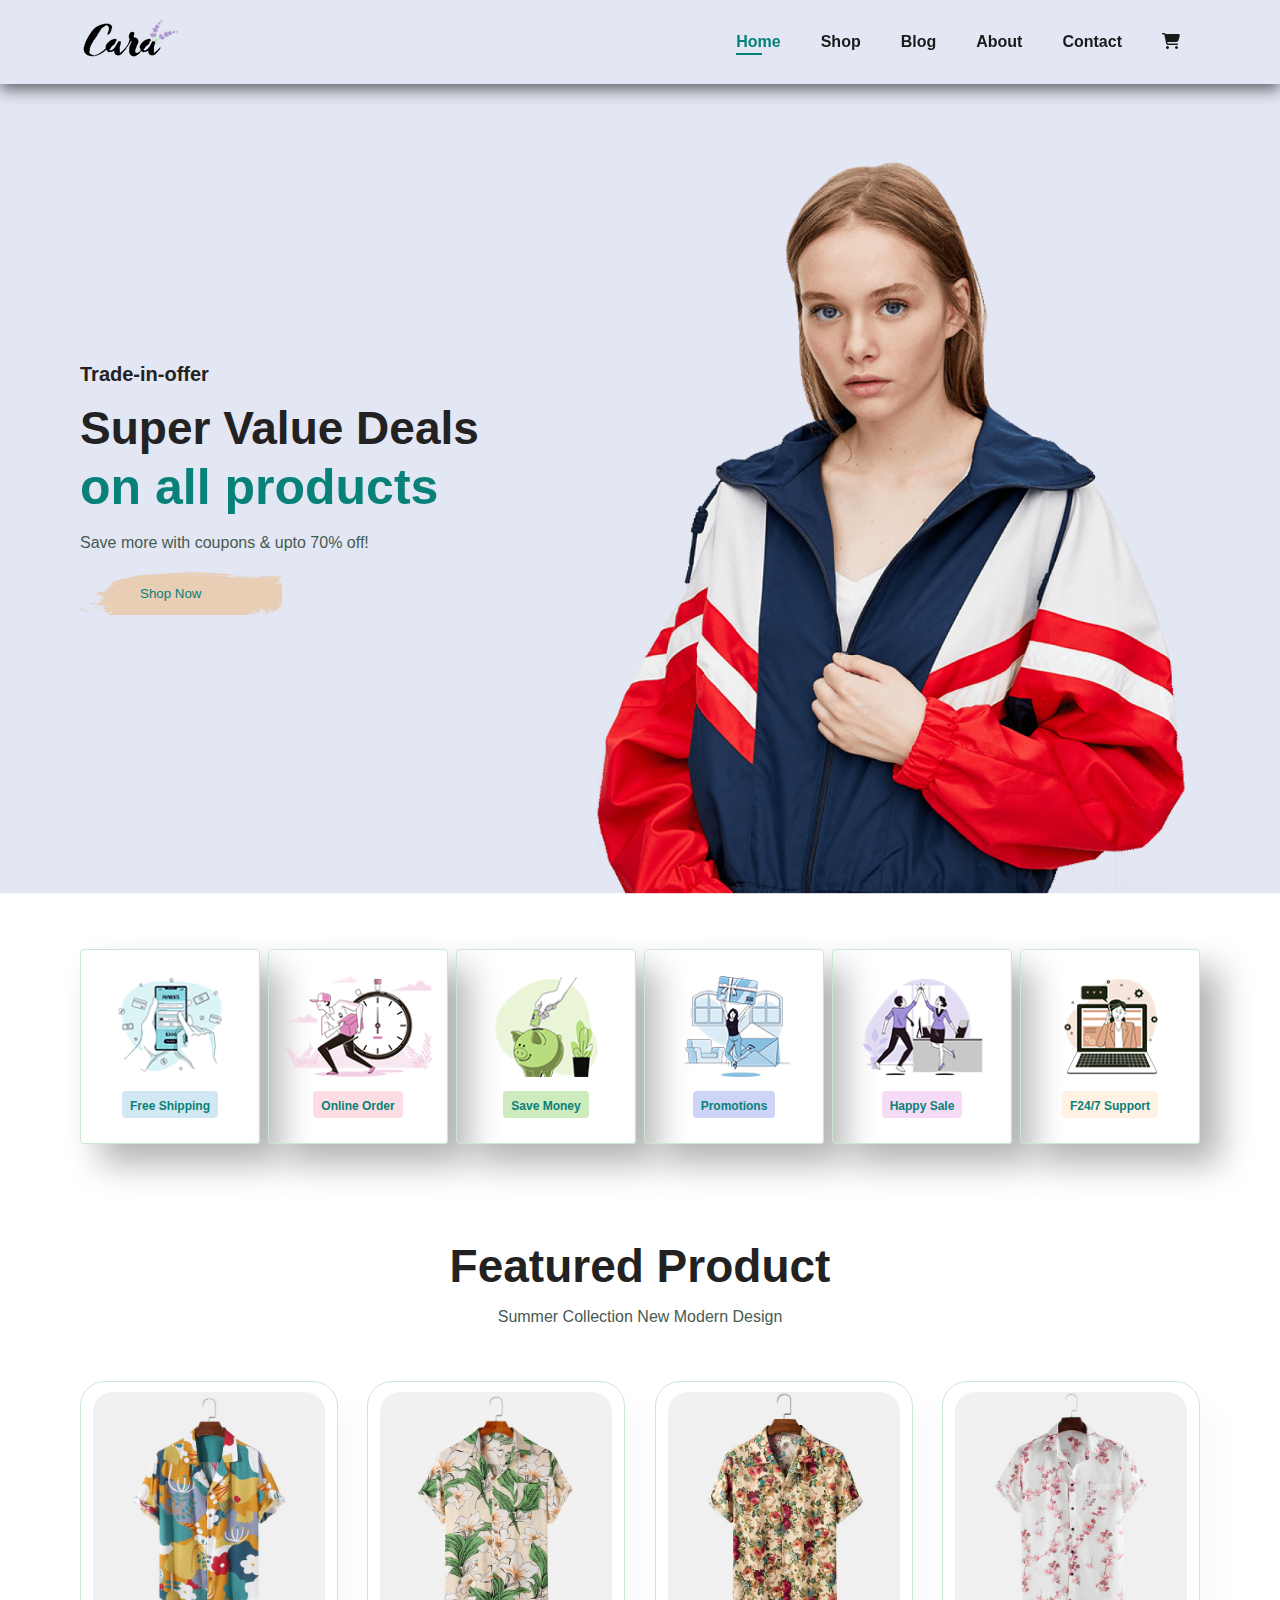
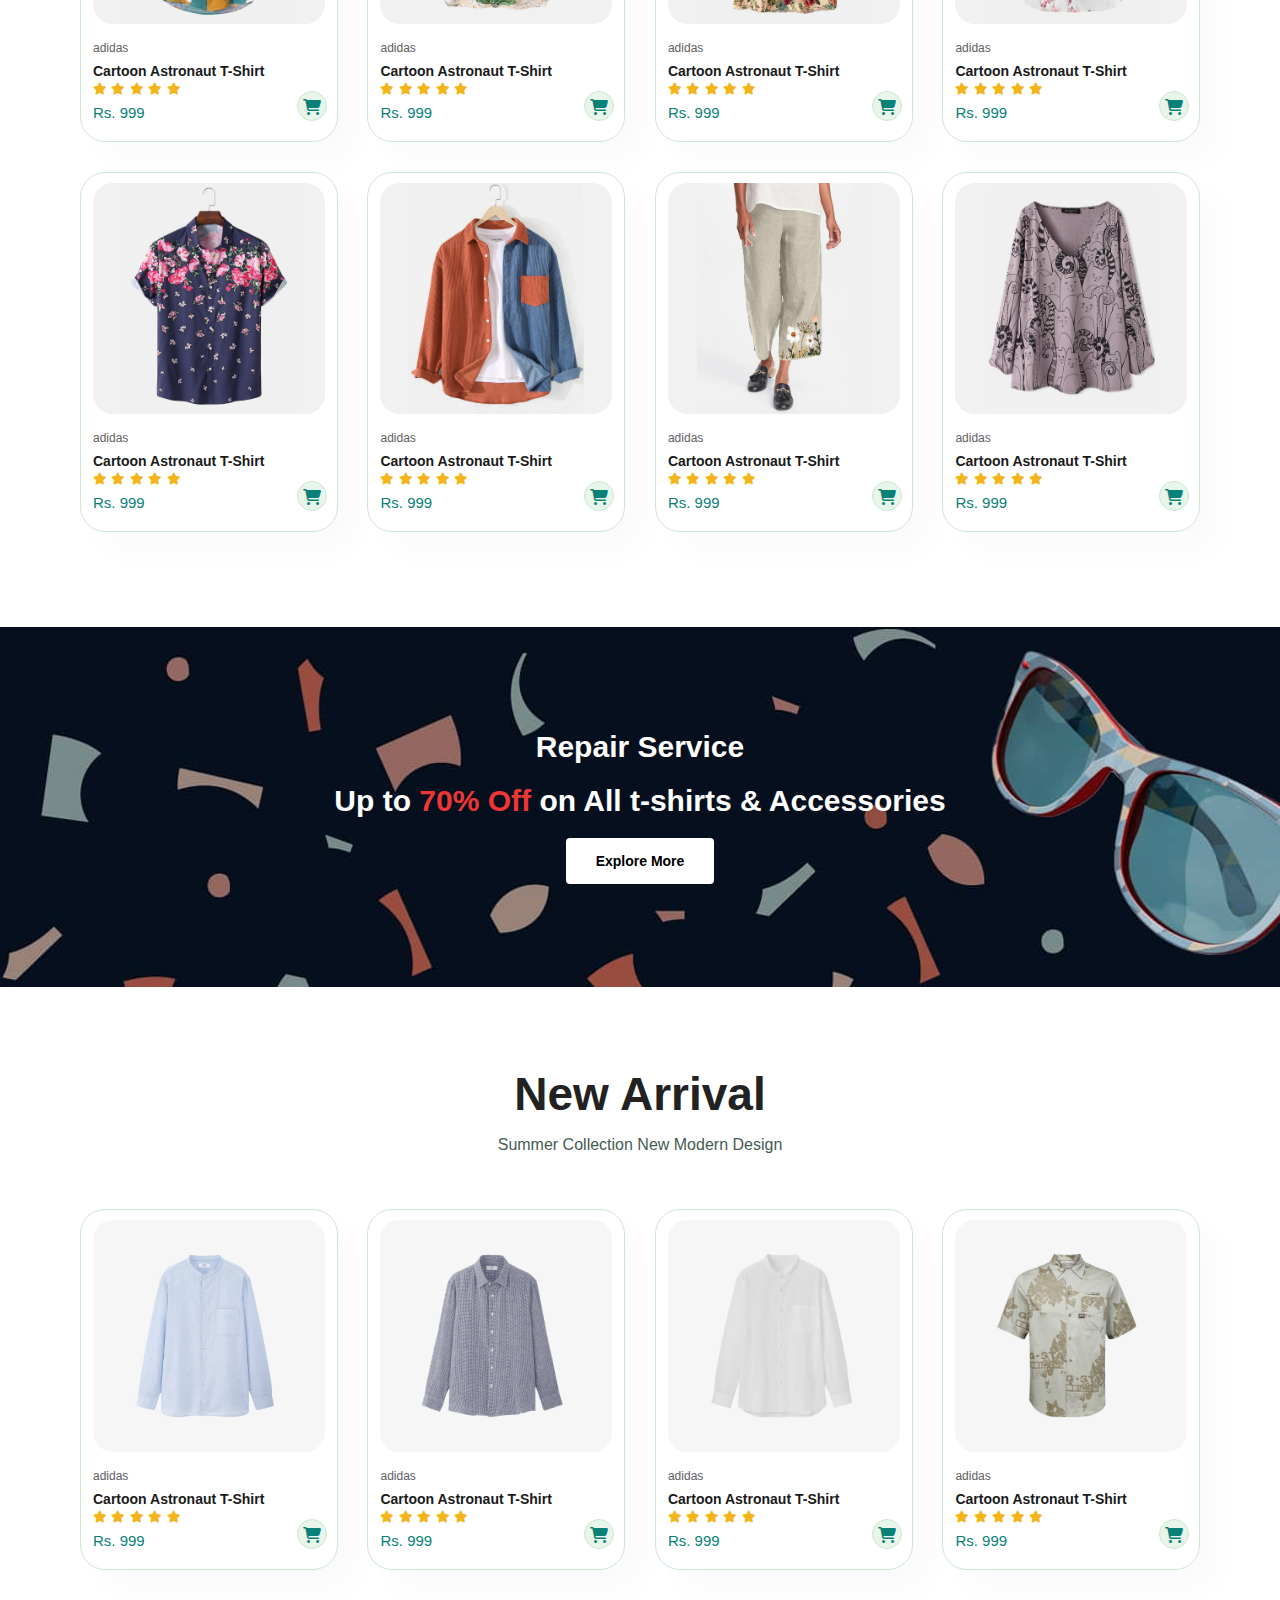
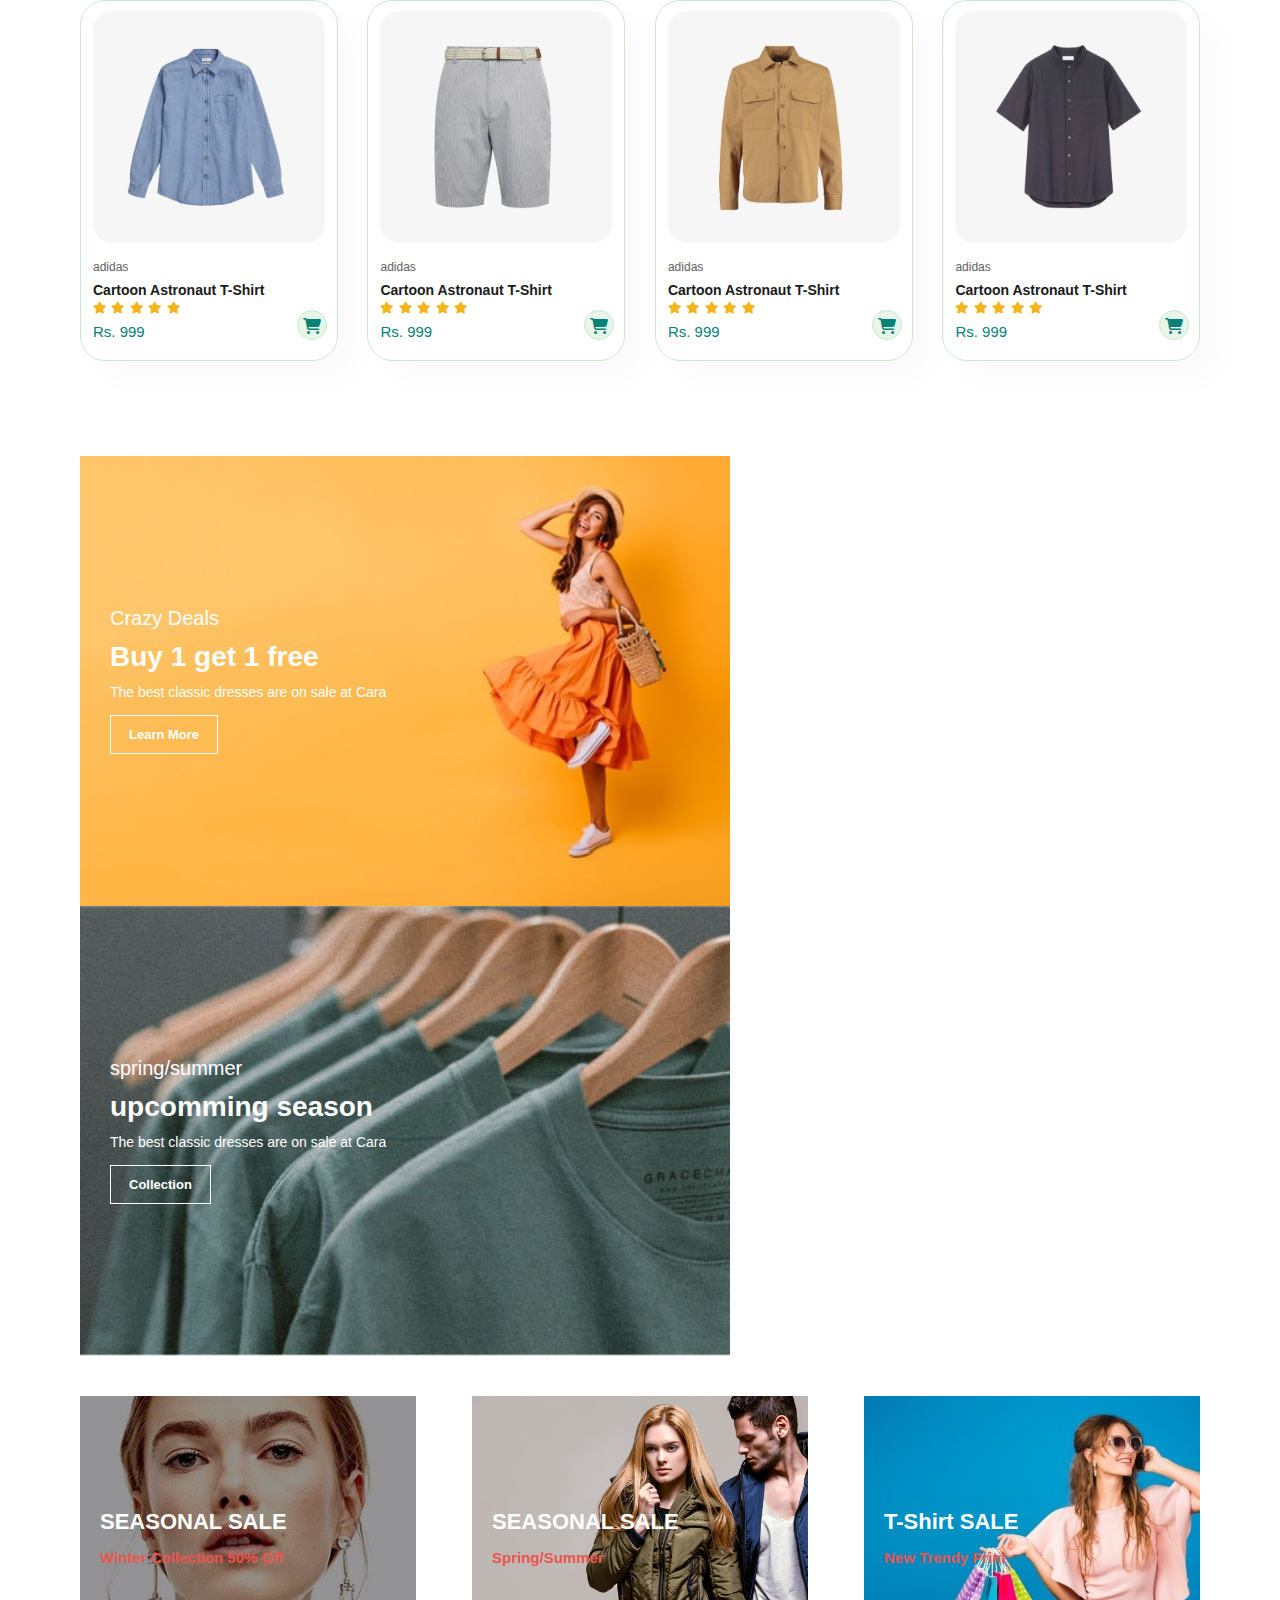
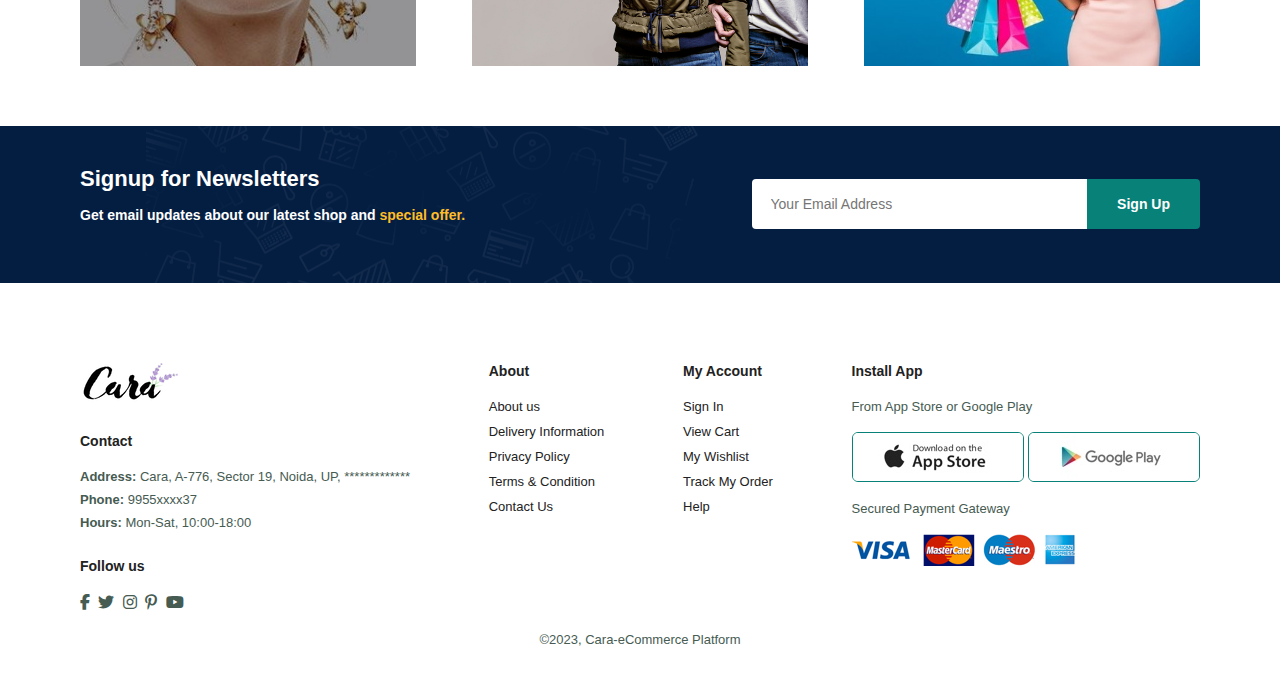
<file: index.html>
<!DOCTYPE html>
<html lang="en">
<head>
    <meta charset="UTF-8">
    <meta name="viewport" content="width=device-width, initial-scale=1.0">
    <title>Cara Shopping Platform</title>
    <link rel="stylesheet" href="https://cdnjs.cloudflare.com/ajax/libs/font-awesome/6.4.2/css/all.min.css"/>
    <link rel="stylesheet" href="style.css">
</head>
<body>
    <!--Header Section-->
    <section id="header">
        <a href="index.html"><img src="Images/logo.png" class="logo" alt=""></a>
        <div>
            <ul id="navbar">
                <li><a class="active" href="index.html">Home</a></li>
                <li><a href="shop.html">Shop</a></li>
                <li><a href="blog.html">Blog</a></li>
                <li><a href="about.html">About</a></li>
                <li><a href="contact.html">Contact</a></li>
                <li id="lg-bag"><a href="cart.html"><i class="fa-solid fa-cart-shopping"></i></a></li>
                <a href="#" id="close"><i class="fa-solid fa-xmark"></i></a>
                
            </ul>
        </div>
        <div id="mobile">
            <a href="cart.html"><i class="fa-solid fa-cart-shopping"></i></a>
            <i id="bar" class="fas fa-outdent"></i>
        </div>
    </section>
    <!--Hero Section-->
    <section id="hero">
        <div id="txt ">
            <h4>Trade-in-offer</h4>
            <h2>Super Value Deals</h2>
            <h1>on all products</h1>
            <p>Save more with coupons & upto 70% off!</p>
            <button>Shop Now</button>
        </div>
    </section>
    <!--Features Section-->
    <section id="feature" class="section-p1">
        <div class="fe-box">
            <img src="Images/Feature/f1.png" alt="">
            <h6>Free Shipping</h6>

        </div>
        <div class="fe-box">
            <img src="Images/Feature/f2.png" alt="">
            <h6>Online Order</h6>

        </div>
        <div class="fe-box">
            <img src="Images/Feature/f3.png" alt="">
            <h6>Save Money</h6>

        </div>
        <div class="fe-box">
            <img src="Images/Feature/f4.png" alt="">
            <h6>Promotions</h6>

        </div>
        <div class="fe-box">
            <img src="Images/Feature/f5.png" alt="">
            <h6>Happy Sale</h6>

        </div>
        <div class="fe-box">
            <img src="Images/Feature/f6.png" alt="">
            <h6>F24/7 Support</h6>

        </div>
    </section>
    <!--Features product-->
    <Section id="product1" class="section-p1">
        <h2>Featured Product</h2>
        <p>Summer Collection New Modern Design</p>
        <div class="pro-container">
            <div class="pro">
                <img src="Images/Product/f1.jpg" alt="Pic Missing">
                <div class="des">
                    <span>adidas</span>
                    <h5>Cartoon Astronaut T-Shirt</h5>
                    <div class="star">
                        <i class="fas fa-star"></i>
                        <i class="fas fa-star"></i>
                        <i class="fas fa-star"></i>
                        <i class="fas fa-star"></i>
                        <i class="fas fa-star"></i>
                    </div>
                    <h4>Rs. 999</h4>
                </div>
                <a href="#"><i class="fa-solid fa-cart-shopping"></i></a>
            </div>
            <div class="pro">
                <img src="Images/Product/f2.jpg" alt="Pic Missing">
                <div class="des">
                    <span>adidas</span>
                    <h5>Cartoon Astronaut T-Shirt</h5>
                    <div class="star">
                        <i class="fas fa-star"></i>
                        <i class="fas fa-star"></i>
                        <i class="fas fa-star"></i>
                        <i class="fas fa-star"></i>
                        <i class="fas fa-star"></i>
                    </div>
                    <h4>Rs. 999</h4>
                </div>
                <a href="#"><i class="fa-solid fa-cart-shopping"></i></a>
            </div>
            <div class="pro">
                <img src="Images/Product/f3.jpg" alt="Pic Missing">
                <div class="des">
                    <span>adidas</span>
                    <h5>Cartoon Astronaut T-Shirt</h5>
                    <div class="star">
                        <i class="fas fa-star"></i>
                        <i class="fas fa-star"></i>
                        <i class="fas fa-star"></i>
                        <i class="fas fa-star"></i>
                        <i class="fas fa-star"></i>
                    </div>
                    <h4>Rs. 999</h4>
                </div>
                <a href="#"><i class="fa-solid fa-cart-shopping"></i></a>
            </div>
            <div class="pro">
                <img src="Images/Product/f4.jpg" alt="Pic Missing">
                <div class="des">
                    <span>adidas</span>
                    <h5>Cartoon Astronaut T-Shirt</h5>
                    <div class="star">
                        <i class="fas fa-star"></i>
                        <i class="fas fa-star"></i>
                        <i class="fas fa-star"></i>
                        <i class="fas fa-star"></i>
                        <i class="fas fa-star"></i>
                    </div>
                    <h4>Rs. 999</h4>
                </div>
                <a href="#"><i class="fa-solid fa-cart-shopping"></i></a>
            </div>
            <div class="pro">
                <img src="Images/Product/f5.jpg" alt="Pic Missing">
                <div class="des">
                    <span>adidas</span>
                    <h5>Cartoon Astronaut T-Shirt</h5>
                    <div class="star">
                        <i class="fas fa-star"></i>
                        <i class="fas fa-star"></i>
                        <i class="fas fa-star"></i>
                        <i class="fas fa-star"></i>
                        <i class="fas fa-star"></i>
                    </div>
                    <h4>Rs. 999</h4>
                </div>
                <a href="#"><i class="fa-solid fa-cart-shopping"></i></a>
            </div>
            <div class="pro">
                <img src="Images/Product/f6.jpg" alt="Pic Missing">
                <div class="des">
                    <span>adidas</span>
                    <h5>Cartoon Astronaut T-Shirt</h5>
                    <div class="star">
                        <i class="fas fa-star"></i>
                        <i class="fas fa-star"></i>
                        <i class="fas fa-star"></i>
                        <i class="fas fa-star"></i>
                        <i class="fas fa-star"></i>
                    </div>
                    <h4>Rs. 999</h4>
                </div>
                <a href="#"><i class="fa-solid fa-cart-shopping"></i></a>
            </div>
            <div class="pro">
                <img src="Images/Product/f7.jpg" alt="Pic Missing">
                <div class="des">
                    <span>adidas</span>
                    <h5>Cartoon Astronaut T-Shirt</h5>
                    <div class="star">
                        <i class="fas fa-star"></i>
                        <i class="fas fa-star"></i>
                        <i class="fas fa-star"></i>
                        <i class="fas fa-star"></i>
                        <i class="fas fa-star"></i>
                    </div>
                    <h4>Rs. 999</h4>
                </div>
                <a href="#"><i class="fa-solid fa-cart-shopping"></i></a>
            </div>
            <div class="pro">
                <img src="Images/Product/f8.jpg" alt="Pic Missing">
                <div class="des">
                    <span>adidas</span>
                    <h5>Cartoon Astronaut T-Shirt</h5>
                    <div class="star">
                        <i class="fas fa-star"></i>
                        <i class="fas fa-star"></i>
                        <i class="fas fa-star"></i>
                        <i class="fas fa-star"></i>
                        <i class="fas fa-star"></i>
                    </div>
                    <h4>Rs. 999</h4>
                </div>
                <a href="#"><i class="fa-solid fa-cart-shopping"></i></a>
            </div>

        </div>
    </Section>
    <!--Banner-->
    <section id="banner" class="section-m1">
        <h4>Repair Service</h4>
        <h2>Up to <span>70% Off</span> on All t-shirts & Accessories</h2>
        <button class="normal">Explore More</button>
    </section>
    <!--New Arrival-->
    <Section id="product1" class="section-p1">
        <h2>New Arrival</h2>
        <p>Summer Collection New Modern Design</p>
        <div class="pro-container">
            <div class="pro">
                <img src="Images/Product/n1.jpg" alt="Pic Missing">
                <div class="des">
                    <span>adidas</span>
                    <h5>Cartoon Astronaut T-Shirt</h5>
                    <div class="star">
                        <i class="fas fa-star"></i>
                        <i class="fas fa-star"></i>
                        <i class="fas fa-star"></i>
                        <i class="fas fa-star"></i>
                        <i class="fas fa-star"></i>
                    </div>
                    <h4>Rs. 999</h4>
                </div>
                <a href="#"><i class="fa-solid fa-cart-shopping"></i></a>
            </div>
            <div class="pro">
                <img src="Images/Product/n2.jpg" alt="Pic Missing">
                <div class="des">
                    <span>adidas</span>
                    <h5>Cartoon Astronaut T-Shirt</h5>
                    <div class="star">
                        <i class="fas fa-star"></i>
                        <i class="fas fa-star"></i>
                        <i class="fas fa-star"></i>
                        <i class="fas fa-star"></i>
                        <i class="fas fa-star"></i>
                    </div>
                    <h4>Rs. 999</h4>
                </div>
                <a href="#"><i class="fa-solid fa-cart-shopping"></i></a>
            </div>
            <div class="pro">
                <img src="Images/Product/n3.jpg" alt="Pic Missing">
                <div class="des">
                    <span>adidas</span>
                    <h5>Cartoon Astronaut T-Shirt</h5>
                    <div class="star">
                        <i class="fas fa-star"></i>
                        <i class="fas fa-star"></i>
                        <i class="fas fa-star"></i>
                        <i class="fas fa-star"></i>
                        <i class="fas fa-star"></i>
                    </div>
                    <h4>Rs. 999</h4>
                </div>
                <a href="#"><i class="fa-solid fa-cart-shopping"></i></a>
            </div>
            <div class="pro">
                <img src="Images/Product/n4.jpg" alt="Pic Missing">
                <div class="des">
                    <span>adidas</span>
                    <h5>Cartoon Astronaut T-Shirt</h5>
                    <div class="star">
                        <i class="fas fa-star"></i>
                        <i class="fas fa-star"></i>
                        <i class="fas fa-star"></i>
                        <i class="fas fa-star"></i>
                        <i class="fas fa-star"></i>
                    </div>
                    <h4>Rs. 999</h4>
                </div>
                <a href="#"><i class="fa-solid fa-cart-shopping"></i></a>
            </div>
            <div class="pro">
                <img src="Images/Product/n5.jpg" alt="Pic Missing">
                <div class="des">
                    <span>adidas</span>
                    <h5>Cartoon Astronaut T-Shirt</h5>
                    <div class="star">
                        <i class="fas fa-star"></i>
                        <i class="fas fa-star"></i>
                        <i class="fas fa-star"></i>
                        <i class="fas fa-star"></i>
                        <i class="fas fa-star"></i>
                    </div>
                    <h4>Rs. 999</h4>
                </div>
                <a href="#"><i class="fa-solid fa-cart-shopping"></i></a>
            </div>
            <div class="pro">
                <img src="Images/Product/n6.jpg" alt="Pic Missing">
                <div class="des">
                    <span>adidas</span>
                    <h5>Cartoon Astronaut T-Shirt</h5>
                    <div class="star">
                        <i class="fas fa-star"></i>
                        <i class="fas fa-star"></i>
                        <i class="fas fa-star"></i>
                        <i class="fas fa-star"></i>
                        <i class="fas fa-star"></i>
                    </div>
                    <h4>Rs. 999</h4>
                </div>
                <a href="#"><i class="fa-solid fa-cart-shopping"></i></a>
            </div>
            <div class="pro">
                <img src="Images/Product/n7.jpg" alt="Pic Missing">
                <div class="des">
                    <span>adidas</span>
                    <h5>Cartoon Astronaut T-Shirt</h5>
                    <div class="star">
                        <i class="fas fa-star"></i>
                        <i class="fas fa-star"></i>
                        <i class="fas fa-star"></i>
                        <i class="fas fa-star"></i>
                        <i class="fas fa-star"></i>
                    </div>
                    <h4>Rs. 999</h4>
                </div>
                <a href="#"><i class="fa-solid fa-cart-shopping"></i></a>
            </div>
            <div class="pro">
                <img src="Images/Product/n8.jpg" alt="Pic Missing">
                <div class="des">
                    <span>adidas</span>
                    <h5>Cartoon Astronaut T-Shirt</h5>
                    <div class="star">
                        <i class="fas fa-star"></i>
                        <i class="fas fa-star"></i>
                        <i class="fas fa-star"></i>
                        <i class="fas fa-star"></i>
                        <i class="fas fa-star"></i>
                    </div>
                    <h4>Rs. 999</h4>
                </div>
                <a href="#"><i class="fa-solid fa-cart-shopping"></i></a>
            </div>

        </div>
    </Section>
    <!--Banner Section 2-->
    <section id="sm-banner" class="section-p1">
        <div class="banner-box">
            <h4>Crazy Deals</h4>
            <h2>Buy 1 get 1 free</h2>
            <span>The best classic dresses are on sale at Cara</span>
            <button class="white">Learn More</button>
        </div>
        <div class="banner-box banner-box2">
            <h4>spring/summer</h4>
            <h2>upcomming season</h2>
            <span>The best classic dresses are on sale at Cara</span>
            <button class="white">Collection</button>
        </div>
    </section>
    <!--Banner Section 3-->
    <section id="banner3">
        <div class="banner-box ">
            <h2>SEASONAL SALE</h2>
            <h3>Winter Collection 50% Off</h3>
        </div>
        <div class="banner-box banner-box3">
            <h2>SEASONAL SALE</h2>
            <h3>Spring/Summer</h3>
        </div>
        <div class="banner-box banner-box4">
            <h2>T-Shirt SALE</h2>
            <h3>New Trendy Print</h3>
        </div>
    </section>
    <!--Newsletter-->
    <section id="newsletter" class="section-p1 section-m1">
        <div class="newstext">
            <h4>Signup for Newsletters</h4>
            <p>Get email updates about our latest shop and <span>special offer.</span></p>
        </div>
        <div class="form">
            <input type="text" placeholder="Your Email Address">
            <button class="normal">Sign Up</button>
        </div>
    </section>
    <!--Footer-->
    <footer class="section-p1">
        <div class="col">
            <img class="logo" src="Images/logo.png" alt="">
            <h4>Contact</h4>
            <p><strong>Address:</strong> Cara, A-776, Sector 19, Noida, UP, *************</p>
            <p><strong>Phone:</strong> 9955xxxx37</p>
            <p><strong>Hours:</strong> Mon-Sat, 10:00-18:00</p>
            <div class="follow">
                <h4>Follow us</h4>
                <div class="icon">
                    <i class="fab fa-facebook-f"></i>
                    <i class="fab fa-twitter"></i>
                    <i class="fab fa-instagram"></i>
                    <i class="fab fa-pinterest-p"></i>
                    <i class="fab fa-youtube"></i>
                </div>
            </div>
        </div>
        <div class="col">
            <h4>About</h4>
            <a href="#">About us</a>
            <a href="#">Delivery Information</a>
            <a href="#">Privacy Policy</a>
            <a href="#">Terms & Condition</a>
            <a href="#">Contact Us</a>
        </div>
        <div class="col">
            <h4>My Account</h4>
            <a href="#">Sign In</a>
            <a href="#">View Cart</a>
            <a href="#">My Wishlist</a>
            <a href="#">Track My Order</a>
            <a href="#">Help</a>
        </div>
        <div class="col install">
            <h4>Install App</h4>
            <p>From App Store or Google Play</p>
            <div class="row">
                <img src="Images/Pay/app.jpg">
                <img src="Images/Pay/play.jpg">
            </div>
            <p>Secured Payment Gateway</p>
            <img src="Images/Pay/pay.png">
        </div>
        <div class="copyright">
            <p>©2023, Cara-eCommerce Platform</p>
        </div>
    </footer>
    <script src="script.js"></script>
</body>
</html>
</file>
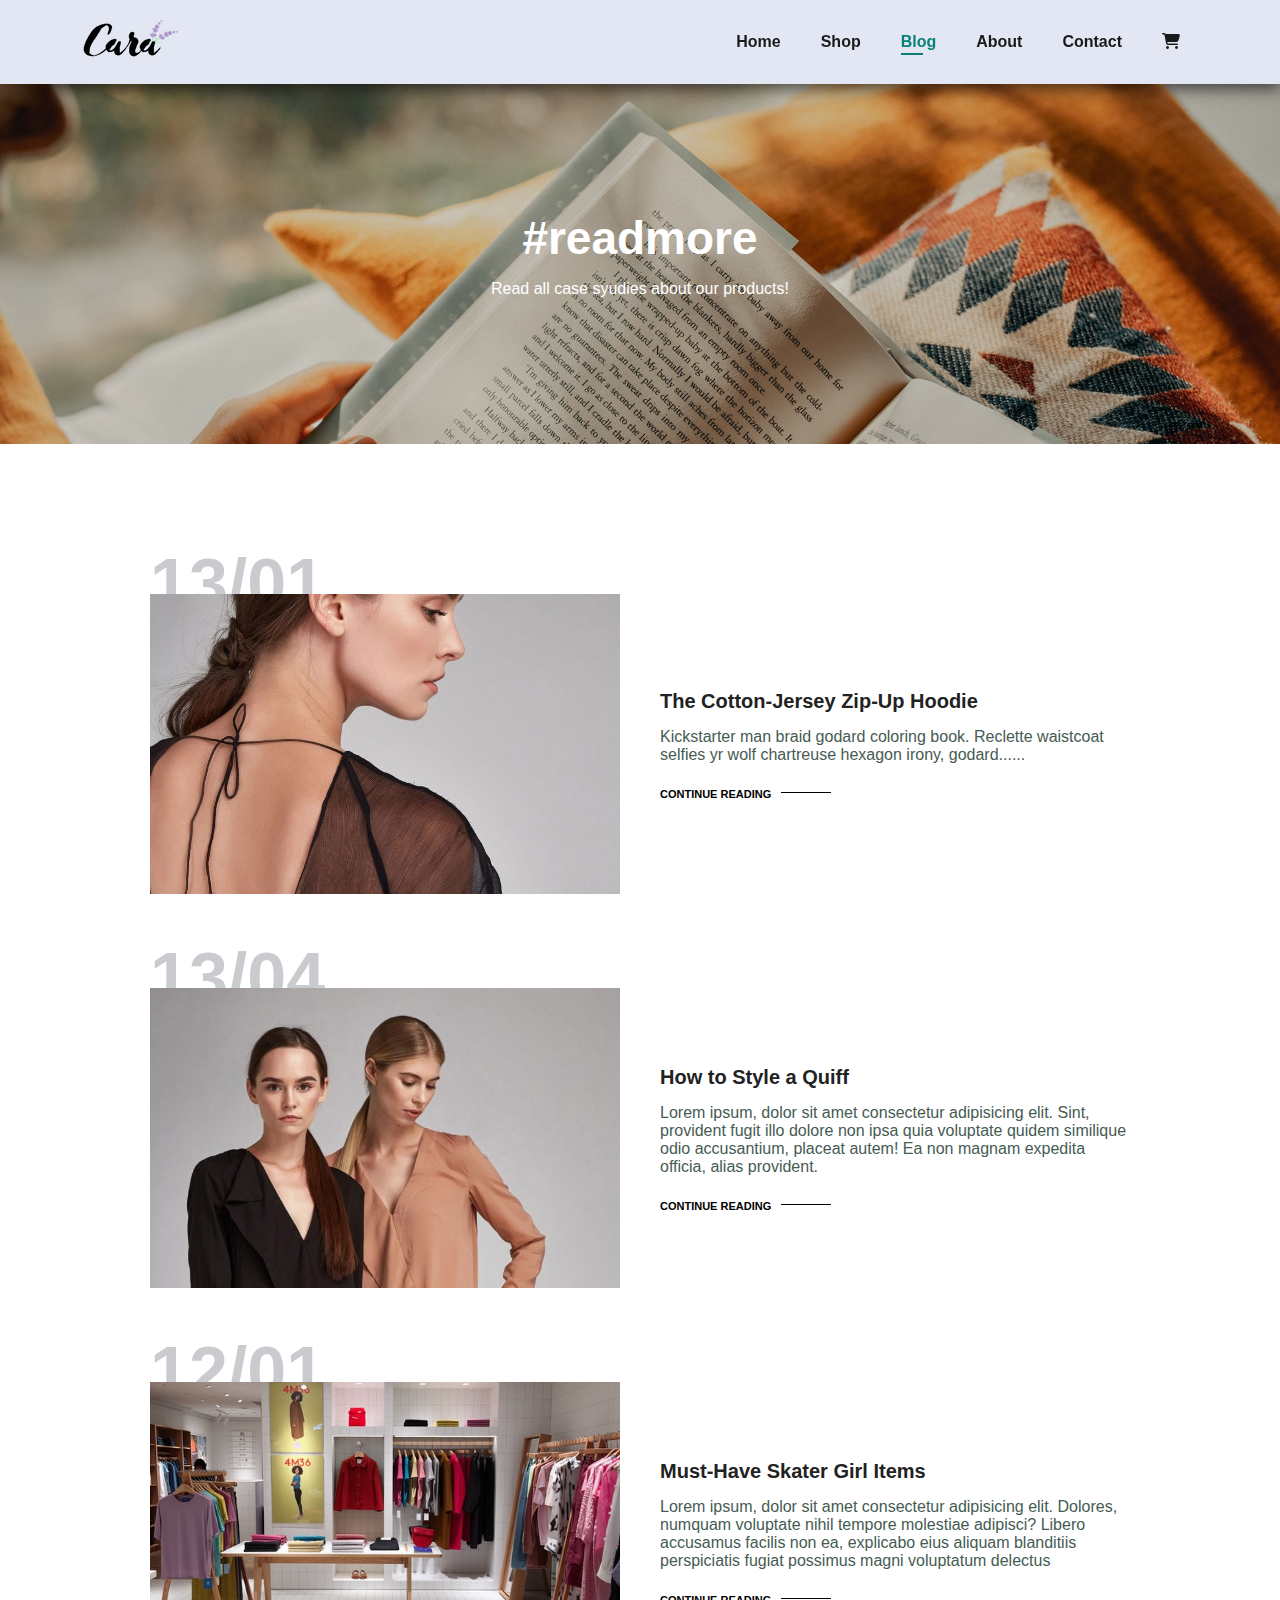
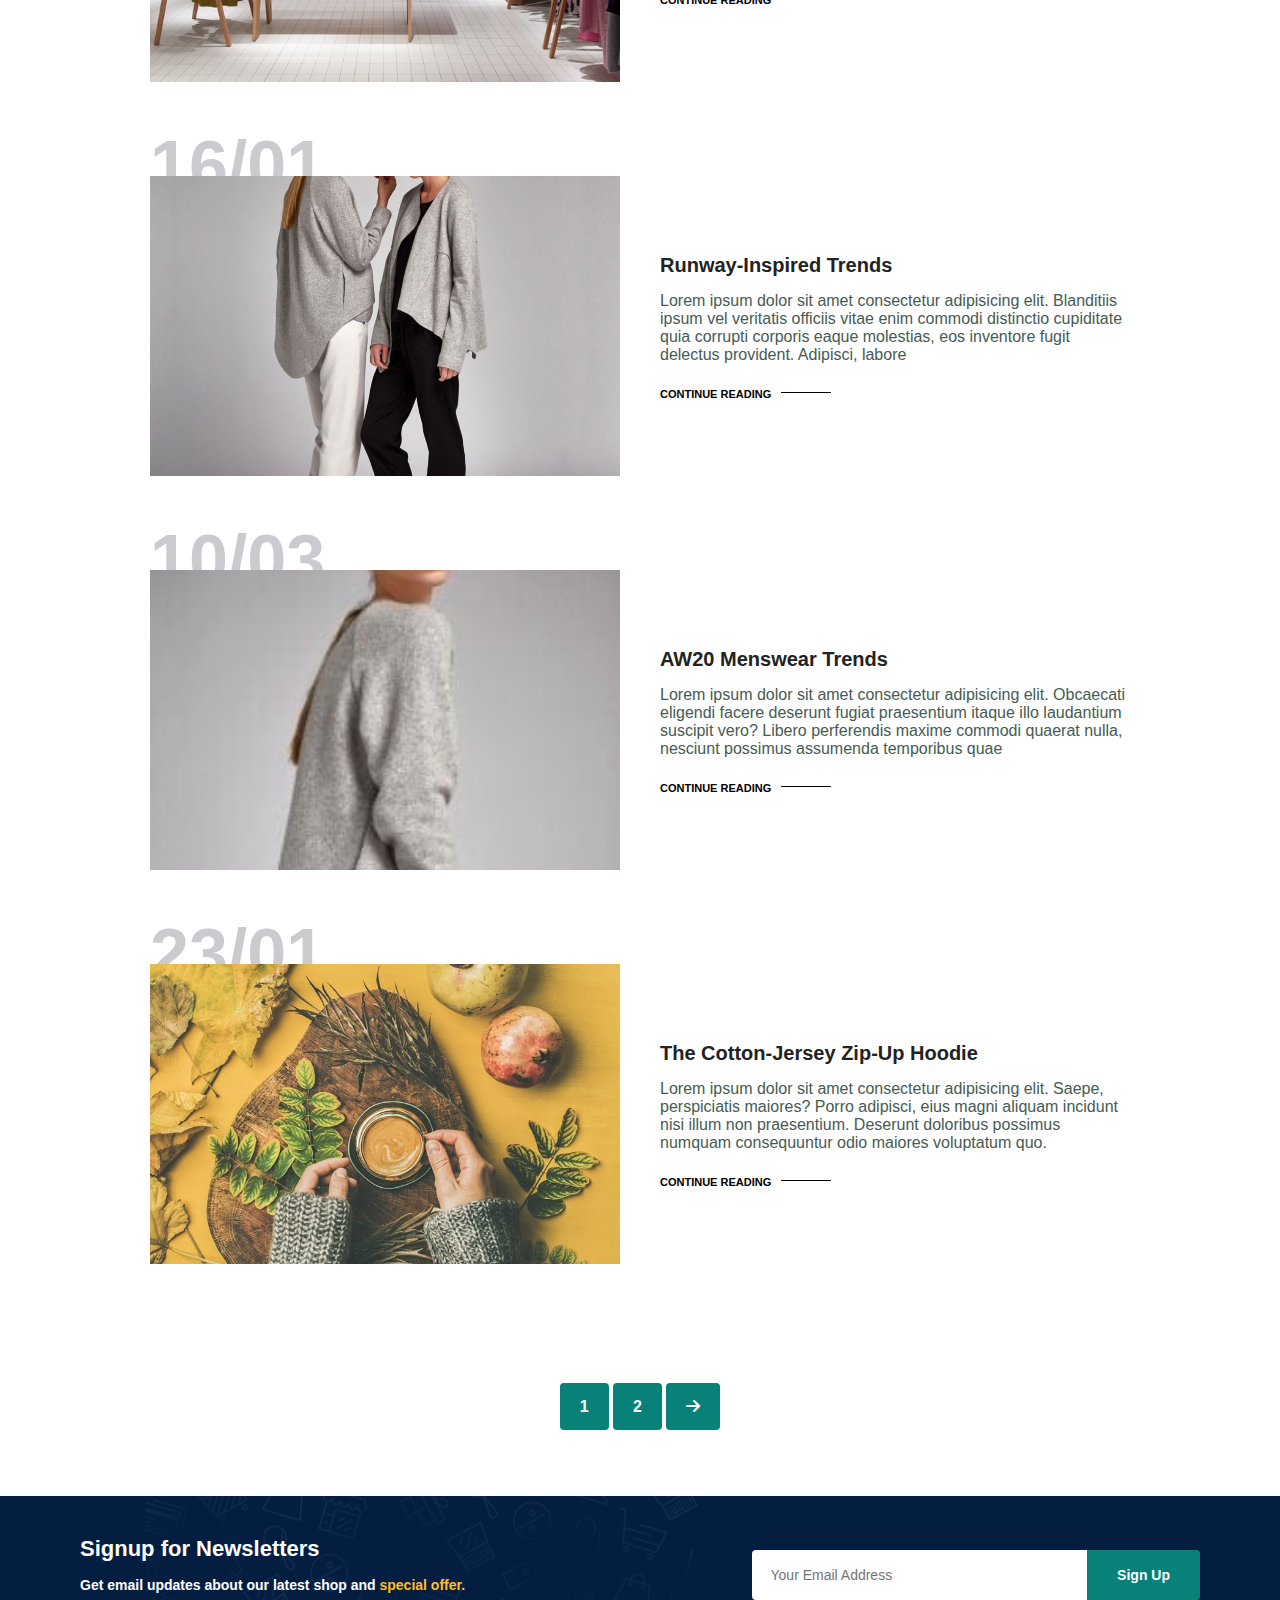
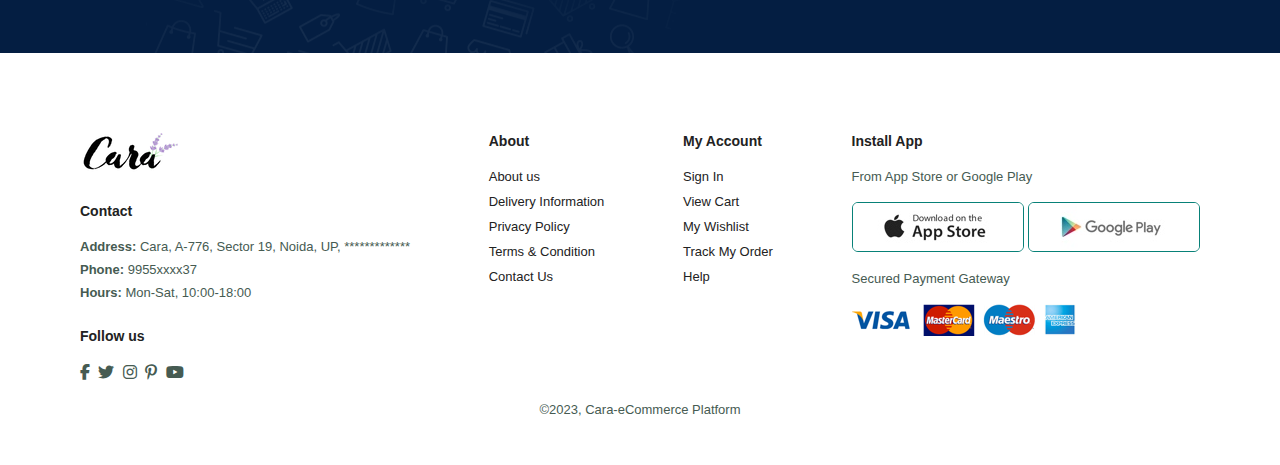
<file: blog.html>
<!DOCTYPE html>
<html lang="en">
<head>
    <meta charset="UTF-8">
    <meta name="viewport" content="width=device-width, initial-scale=1.0">
    <title>Cara Shopping Platform</title>
    <link rel="stylesheet" href="https://cdnjs.cloudflare.com/ajax/libs/font-awesome/6.4.2/css/all.min.css"/>
    <link rel="stylesheet" href="style.css">
</head>
<body>
    <!--Header Section-->
    <section id="header">
        <a href="index.html"><img src="Images/logo.png" class="logo" alt=""></a>
        <div>
            <ul id="navbar">
                <li><a href="index.html">Home</a></li>
                <li><a href="shop.html">Shop</a></li>
                <li><a class="active" href="blog.html">Blog</a></li>
                <li><a href="about.html">About</a></li>
                <li><a href="contact.html">Contact</a></li>
                <li id="lg-bag"><a href="cart.html"><i class="fa-solid fa-cart-shopping"></i></a></li>
                <a href="#" id="close"><i class="fa-solid fa-xmark"></i></a>
                
            </ul>
        </div>
        <div id="mobile">
            <a href="cart.html"><i class="fa-solid fa-cart-shopping"></i></a>
            <i id="bar" class="fas fa-outdent"></i>
        </div>
    </section>
    <!--Hero Section-->
    <section id="page-header" class="blog-header">
        <div id="txt ">
            <h2>#readmore</h2>
            <p>Read all case syudies about our products!</p>
        </div>
    </section>
    <!-- Blog article page -->
    <section id="blog">
        <div class="blog-box">
            <div class="blog-img">
                <img src="Images/Blog/b1.jpg" alt="">
            </div>
            <div class="blog-details">
                <h4>The Cotton-Jersey Zip-Up Hoodie</h4>
                <p>Kickstarter man braid godard coloring book. Reclette waistcoat selfies yr wolf chartreuse hexagon irony, godard......</p>
                <a href="#">CONTINUE READING</a>
            </div>
            <h1>13/01</h1>
        </div>
        <div class="blog-box">
            <div class="blog-img">
                <img src="Images/Blog/b2.jpg" alt="">
            </div>
            <div class="blog-details">
                <h4>How to Style a Quiff</h4>
                <p>Lorem ipsum, dolor sit amet consectetur adipisicing elit. Sint, provident fugit illo dolore non ipsa quia voluptate quidem similique odio accusantium, placeat autem! Ea non magnam expedita officia, alias provident.</p>
                <a href="#">CONTINUE READING</a>
            </div>
            <h1>13/04</h1>
        </div>
        <div class="blog-box">
            <div class="blog-img">
                <img src="Images/Blog/b3.jpg" alt="">
            </div>
            <div class="blog-details">
                <h4>Must-Have Skater Girl Items</h4>
                <p>Lorem ipsum, dolor sit amet consectetur adipisicing elit. Dolores, numquam voluptate nihil tempore molestiae adipisci? Libero accusamus facilis non ea, explicabo eius aliquam blanditiis perspiciatis fugiat possimus magni voluptatum delectus</p>
                <a href="#">CONTINUE READING</a>
            </div>
            <h1>12/01</h1>
        </div>
        <div class="blog-box">
            <div class="blog-img">
                <img src="Images/Blog/b4.jpg" alt="">
            </div>
            <div class="blog-details">
                <h4>Runway-Inspired Trends</h4>
                <p>Lorem ipsum dolor sit amet consectetur adipisicing elit. Blanditiis ipsum vel veritatis officiis vitae enim commodi distinctio cupiditate quia corrupti corporis eaque molestias, eos inventore fugit delectus provident. Adipisci, labore</p>
                <a href="#">CONTINUE READING</a>
            </div>
            <h1>16/01</h1>
        </div>
        <div class="blog-box">
            <div class="blog-img">
                <img src="Images/Blog/b5.jpg" alt="">
            </div>
            <div class="blog-details">
                <h4>AW20 Menswear Trends</h4>
                <p>Lorem ipsum dolor sit amet consectetur adipisicing elit. Obcaecati eligendi facere deserunt fugiat praesentium itaque illo laudantium suscipit vero? Libero perferendis maxime commodi quaerat nulla, nesciunt possimus assumenda temporibus quae</p>
                <a href="#">CONTINUE READING</a>
            </div>
            <h1>10/03</h1>
        </div>
        <div class="blog-box">
            <div class="blog-img">
                <img src="Images/Blog/b6.jpg" alt="">
            </div>
            <div class="blog-details">
                <h4>The Cotton-Jersey Zip-Up Hoodie</h4>
                <p>Lorem ipsum dolor sit amet consectetur adipisicing elit. Saepe, perspiciatis maiores? Porro adipisci, eius magni aliquam incidunt nisi illum non praesentium. Deserunt doloribus possimus numquam consequuntur odio maiores voluptatum quo.</p>
                <a href="#">CONTINUE READING</a>
            </div>
            <h1>23/01</h1>
        </div>
    </section>
    <!-- Pageination -->
    <section id="pagination" class="section-p1">
        <a href="#">1</a>
        <a href="#">2</a>
        <a href="#"><i class="fa-solid fa-arrow-right"></i></a>
    </section>
    <!--Newsletter-->
    <section id="newsletter" class="section-p1 section-m1">
        <div class="newstext">
            <h4>Signup for Newsletters</h4>
            <p>Get email updates about our latest shop and <span>special offer.</span></p>
        </div>
        <div class="form">
            <input type="text" placeholder="Your Email Address">
            <button class="normal">Sign Up</button>
        </div>
    </section>
    <!--Footer-->
    <footer class="section-p1">
        <div class="col">
            <img class="logo" src="Images/logo.png" alt="">
            <h4>Contact</h4>
            <p><strong>Address:</strong> Cara, A-776, Sector 19, Noida, UP, *************</p>
            <p><strong>Phone:</strong> 9955xxxx37</p>
            <p><strong>Hours:</strong> Mon-Sat, 10:00-18:00</p>
            <div class="follow">
                <h4>Follow us</h4>
                <div class="icon">
                    <i class="fab fa-facebook-f"></i>
                    <i class="fab fa-twitter"></i>
                    <i class="fab fa-instagram"></i>
                    <i class="fab fa-pinterest-p"></i>
                    <i class="fab fa-youtube"></i>
                </div>
            </div>
        </div>
        <div class="col">
            <h4>About</h4>
            <a href="#">About us</a>
            <a href="#">Delivery Information</a>
            <a href="#">Privacy Policy</a>
            <a href="#">Terms & Condition</a>
            <a href="#">Contact Us</a>
        </div>
        <div class="col">
            <h4>My Account</h4>
            <a href="#">Sign In</a>
            <a href="#">View Cart</a>
            <a href="#">My Wishlist</a>
            <a href="#">Track My Order</a>
            <a href="#">Help</a>
        </div>
        <div class="col install">
            <h4>Install App</h4>
            <p>From App Store or Google Play</p>
            <div class="row">
                <img src="Images/Pay/app.jpg">
                <img src="Images/Pay/play.jpg">
            </div>
            <p>Secured Payment Gateway</p>
            <img src="Images/Pay/pay.png">
        </div>
        <div class="copyright">
            <p>©2023, Cara-eCommerce Platform</p>
        </div>
    </footer>
    <script src="script.js"></script>
</body>
</html>
</file>
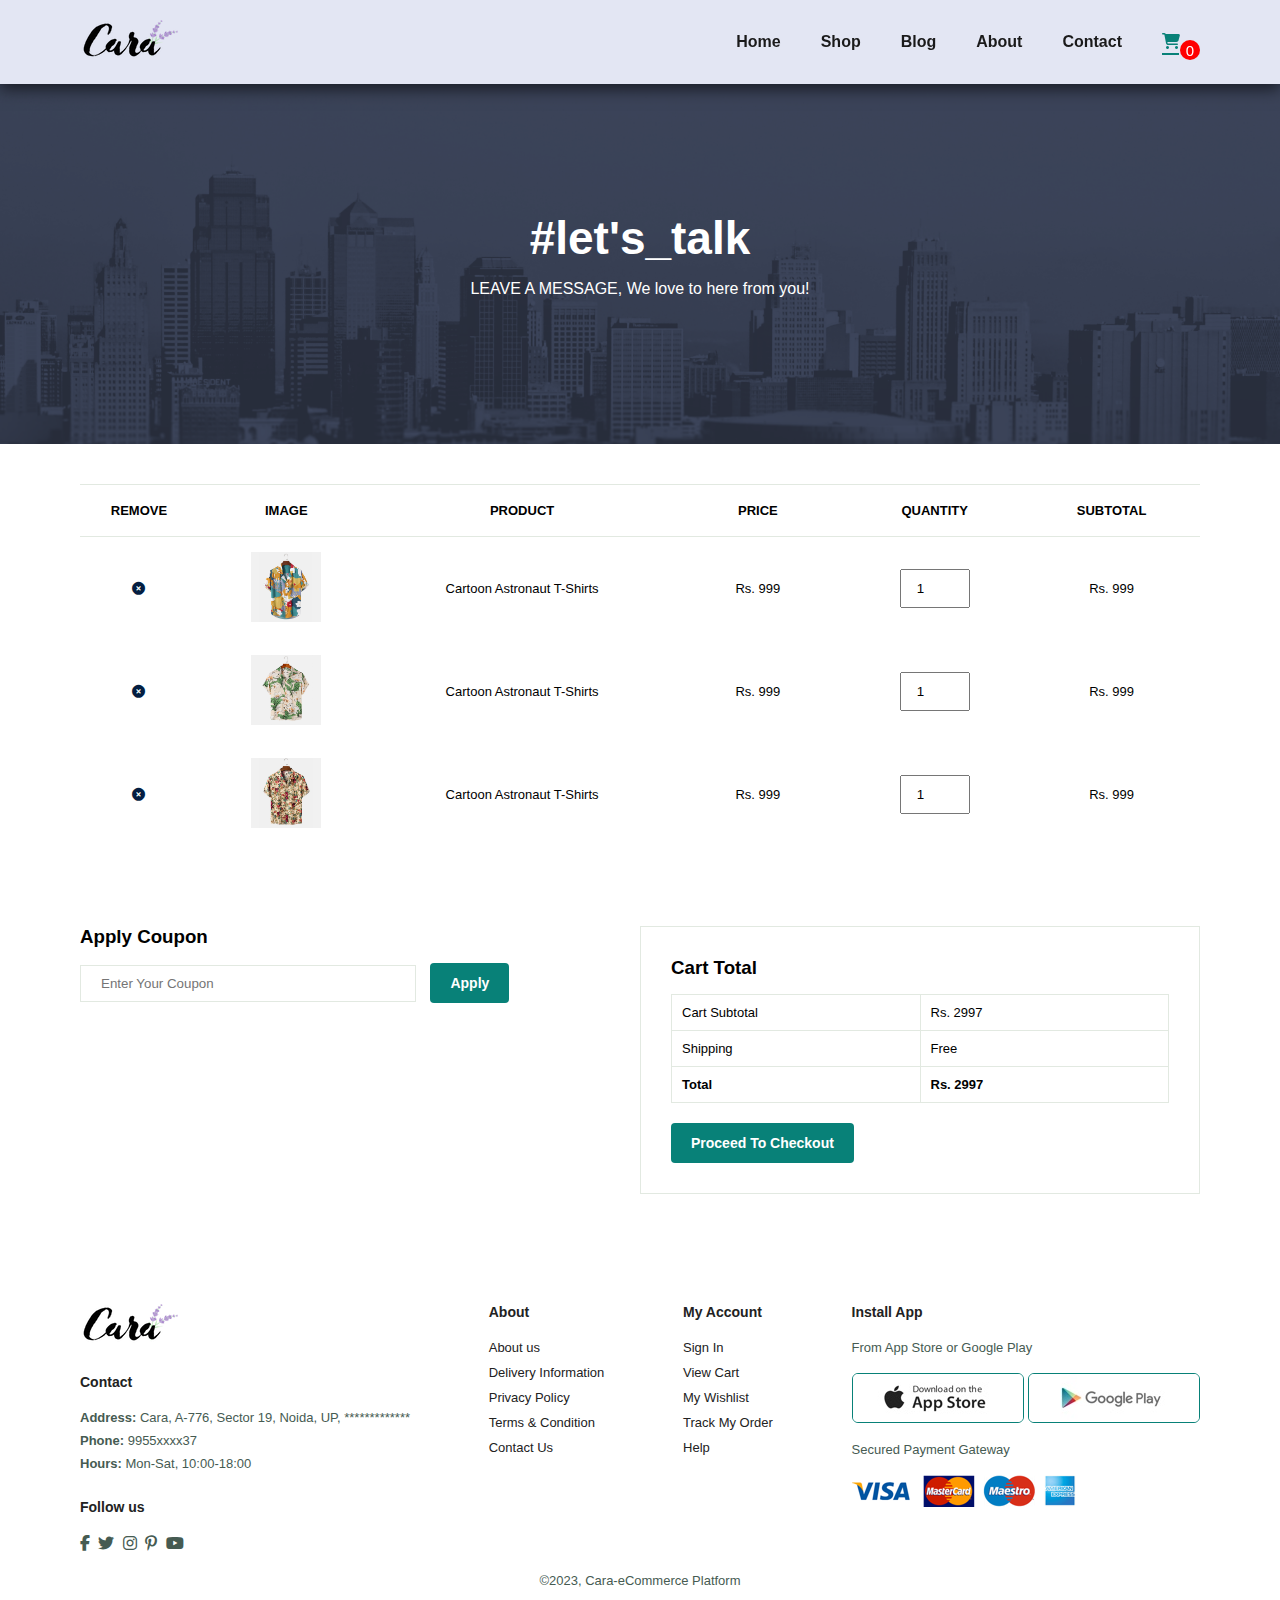
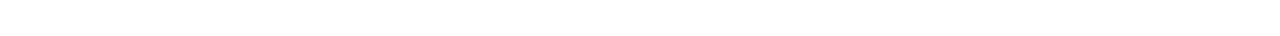
<file: cart.html>
<!DOCTYPE html>
<html lang="en">
<head>
    <meta charset="UTF-8">
    <meta name="viewport" content="width=device-width, initial-scale=1.0">
    <title>Cara Shopping Platform</title>
    <link rel="stylesheet" href="https://cdnjs.cloudflare.com/ajax/libs/font-awesome/6.4.2/css/all.min.css"/>
    <link rel="stylesheet" href="style.css">
</head>
<body>
    <!--Header Section-->
    <section id="header">
        <a href="index.html"><img src="Images/logo.png" class="logo" alt=""></a>
        <div>
            <ul id="navbar">
                <li><a href="index.html">Home</a></li>
                <li><a href="shop.html">Shop</a></li>
                <li><a href="blog.html">Blog</a></li>
                <li><a href="about.html">About</a></li>
                <li><a href="contact.html">Contact</a></li>
                <div>
                    <li id="lg-bag"><a class="active" href="cart.html"><i class="fa-solid fa-cart-shopping"></i></a></li>
                    <span>0</span>
                </div>
                <a href="#" id="close"><i class="fa-solid fa-xmark"></i></a>
                
            </ul>
        </div>
        <div id="mobile">
            <a href="cart.html"><i class="fa-solid fa-cart-shopping"></i></a>
            <i id="bar" class="fas fa-outdent"></i>
        </div>
    </section>
    <!--Hero Section-->
    <section id="page-header" class="about-header">
        <div id="txt ">
            <h2>#let's_talk</h2>
            <p>LEAVE A MESSAGE, We love to here from you!</p>
        </div>
    </section>
    <!-- Cart Table -->
    <section id="cart" class="section-p1">
        <table width="100%">
            <thead>
                <tr>
                    <td>Remove</td>
                    <td>Image</td>
                    <td>Product</td>
                    <td>Price</td>
                    <td>Quantity</td>
                    <td>Subtotal</td>
                </tr>
            </thead>
            <tbody>
                <tr>
                    <td><a href="#"><i class="fa-solid fa-circle-xmark"></i></a></td>
                    <td><img src="Images/Product/f1.jpg" alt=""></td>
                    <td>Cartoon Astronaut T-Shirts</td>
                    <td>Rs. 999</td>
                    <td><input type="number" value="1"></td>
                    <td>Rs. 999</td>
                </tr>
                <tr>
                    <td><a href="#"><i class="fa-solid fa-circle-xmark"></i></a></td>
                    <td><img src="Images/Product/f2.jpg" alt=""></td>
                    <td>Cartoon Astronaut T-Shirts</td>
                    <td>Rs. 999</td>
                    <td><input type="number" value="1"></td>
                    <td>Rs. 999</td>
                </tr>
                <tr>
                    <td><a href="#"><i class="fa-solid fa-circle-xmark"></i></a></td>
                    <td><img src="Images/Product/f3.jpg" alt=""></td>
                    <td>Cartoon Astronaut T-Shirts</td>
                    <td>Rs. 999</td>
                    <td><input type="number" value="1"></td>
                    <td>Rs. 999</td>
                </tr>
            </tbody>
        </table>
    </section>
    <!-- Cart Coupon and Total -->
    <section id="cart-add" class="section-p1">
        <div id="coupon">
            <h3>Apply Coupon</h3>
            <div>
                <input type="text" placeholder="Enter Your Coupon">
                <button class="normal">Apply</button>
            </div>
        </div>
        <div id="subtotal">
            <h3>Cart Total</h3>
            <table>
                <tr>
                    <td>Cart Subtotal</td>
                    <td>Rs. 2997</td>
                </tr>
                <tr>
                    <td>Shipping</td>
                    <td>Free</td>
                </tr>
                <tr>
                    <td><Strong>Total</Strong></td>
                    <td><strong>Rs. 2997</strong></td>
                </tr>
            </table>
            <button class="normal">Proceed To Checkout</button>
        </div>
    </section>

    <!--Footer-->
    <footer class="section-p1">
        <div class="col">
            <img class="logo" src="Images/logo.png" alt="">
            <h4>Contact</h4>
            <p><strong>Address:</strong> Cara, A-776, Sector 19, Noida, UP, *************</p>
            <p><strong>Phone:</strong> 9955xxxx37</p>
            <p><strong>Hours:</strong> Mon-Sat, 10:00-18:00</p>
            <div class="follow">
                <h4>Follow us</h4>
                <div class="icon">
                    <i class="fab fa-facebook-f"></i>
                    <i class="fab fa-twitter"></i>
                    <i class="fab fa-instagram"></i>
                    <i class="fab fa-pinterest-p"></i>
                    <i class="fab fa-youtube"></i>
                </div>
            </div>
        </div>
        <div class="col">
            <h4>About</h4>
            <a href="#">About us</a>
            <a href="#">Delivery Information</a>
            <a href="#">Privacy Policy</a>
            <a href="#">Terms & Condition</a>
            <a href="#">Contact Us</a>
        </div>
        <div class="col">
            <h4>My Account</h4>
            <a href="#">Sign In</a>
            <a href="#">View Cart</a>
            <a href="#">My Wishlist</a>
            <a href="#">Track My Order</a>
            <a href="#">Help</a>
        </div>
        <div class="col install">
            <h4>Install App</h4>
            <p>From App Store or Google Play</p>
            <div class="row">
                <img src="Images/Pay/app.jpg">
                <img src="Images/Pay/play.jpg">
            </div>
            <p>Secured Payment Gateway</p>
            <img src="Images/Pay/pay.png">
        </div>
        <div class="copyright">
            <p>©2023, Cara-eCommerce Platform</p>
        </div>
    </footer>
    <script src="script.js"></script>
</body>
</html>
</file>
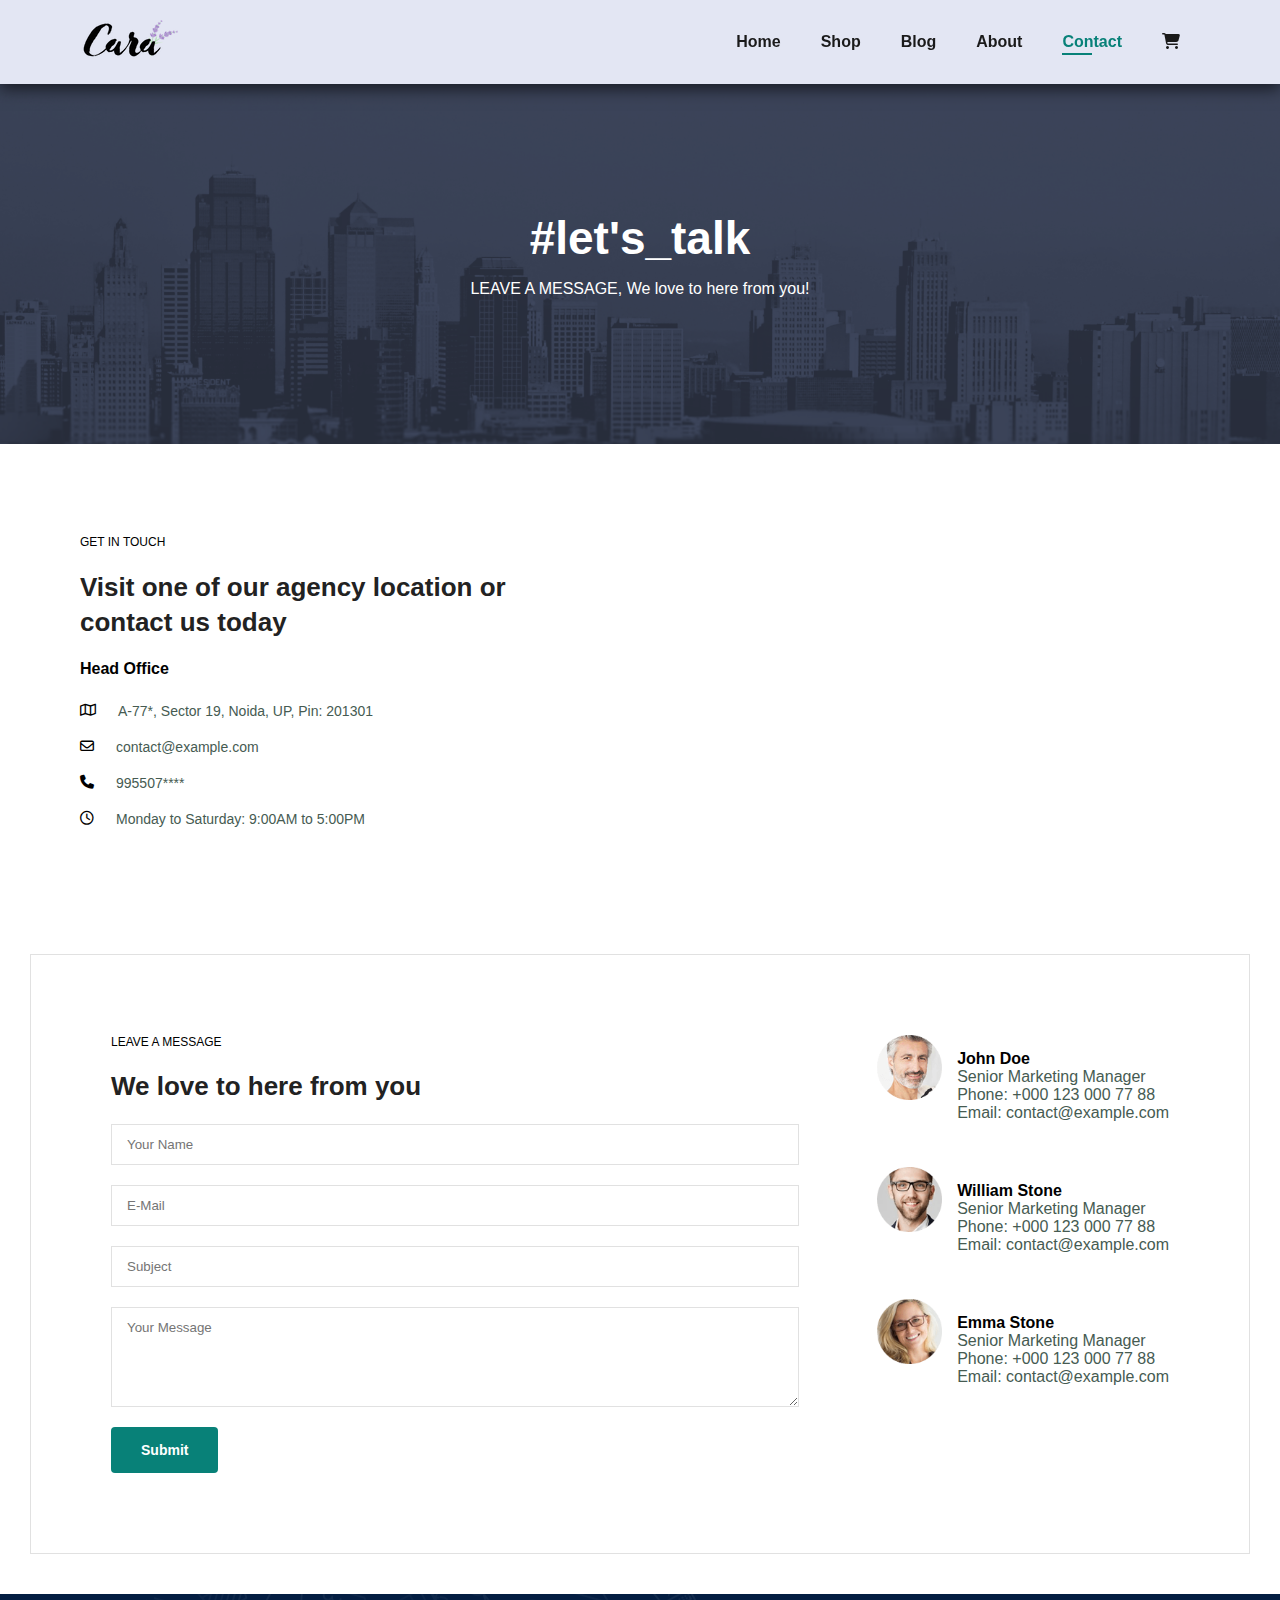
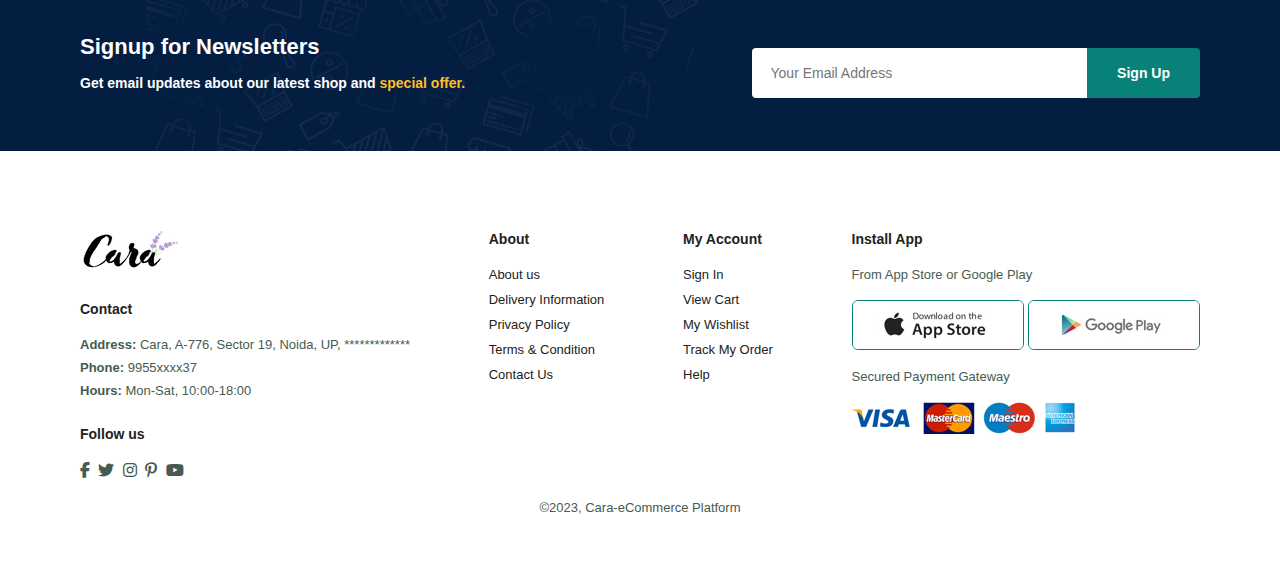
<file: contact.html>
<!DOCTYPE html>
<html lang="en">
<head>
    <meta charset="UTF-8">
    <meta name="viewport" content="width=device-width, initial-scale=1.0">
    <title>Cara Shopping Platform</title>
    <link rel="stylesheet" href="https://cdnjs.cloudflare.com/ajax/libs/font-awesome/6.4.2/css/all.min.css"/>
    <link rel="stylesheet" href="style.css">
</head>
<body>
    <!--Header Section-->
    <section id="header">
        <a href="index.html"><img src="Images/logo.png" class="logo" alt=""></a>
        <div>
            <ul id="navbar">
                <li><a href="index.html">Home</a></li>
                <li><a href="shop.html">Shop</a></li>
                <li><a href="blog.html">Blog</a></li>
                <li><a href="about.html">About</a></li>
                <li><a class="active" href="contact.html">Contact</a></li>
                <li id="lg-bag"><a href="cart.html"><i class="fa-solid fa-cart-shopping"></i></a></li>
                <a href="#" id="close"><i class="fa-solid fa-xmark"></i></a>
                
            </ul>
        </div>
        <div id="mobile">
            <a href="cart.html"><i class="fa-solid fa-cart-shopping"></i></a>
            <i id="bar" class="fas fa-outdent"></i>
        </div>
    </section>
    <!--Hero Section-->
    <section id="page-header" class="about-header">
        <div id="txt ">
            <h2>#let's_talk</h2>
            <p>LEAVE A MESSAGE, We love to here from you!</p>
        </div>
    </section>
    <!-- Contact-details-->
    <section id="contact-details" class="section-p1">
        <div class="details">
            <span>GET IN TOUCH</span>
            <h2>Visit one of our agency location or contact us today</h2>
            <h3>Head Office</h3>
            <div>
                <li>
                    <i class="fa-regular fa-map"></i>
                    <p>A-77*, Sector 19, Noida, UP, Pin: 201301</p>
                </li>
                <li>
                    <i class="fa-regular fa-envelope"></i>
                    <p>contact@example.com</p>
                </li>
                <li>
                    <i class="fa-solid fa-phone"></i>
                    <p>995507****</p>
                </li>
                <li>
                    <i class="fa-regular fa-clock"></i>
                    <p>Monday to Saturday: 9:00AM to 5:00PM</p>
                </li>
            </div>
        </div>
        <div class="map">
            <iframe src="https://www.google.com/maps/embed?pb=!1m18!1m12!1m3!1d875.9483208453407!2d77.32527579448286!3d28.57596949491674!2m3!1f0!2f0!3f0!3m2!1i1024!2i768!4f13.1!3m3!1m2!1s0x390ce44e33215de9%3A0xa90d7ffd3b51537b!2sThe%20indigo%20stay!5e0!3m2!1sen!2sin!4v1703075395625!5m2!1sen!2sin" width="600" height="450" style="border:0;" allowfullscreen="" loading="lazy" referrerpolicy="no-referrer-when-downgrade"></iframe>
        </div>
    </section>
    <!-- Contact-Form-->
    <section id="form-details">
        <form action="">
            <span>LEAVE A MESSAGE</span>
            <h2>We love to here from you</h2>
            <input type="text" placeholder="Your Name">
            <input type="text" placeholder="E-Mail">
            <input type="text" placeholder="Subject">
            <textarea placeholder="Your Message"></textarea>
            <button class="normal">Submit</button>
        </form>
        <div class="people">
            <div>
                <img src="Images/People/1.png" alt="">
                <p><Span>John Doe</Span>Senior Marketing Manager <br> Phone: +000 123 000 77 88 <br> Email: contact@example.com</p>
            </div>
            <div>
                <img src="Images/People/2.png" alt="">
                <p><Span>William Stone</Span>Senior Marketing Manager <br> Phone: +000 123 000 77 88 <br> Email: contact@example.com</p>
            </div>
            <div>
                <img src="Images/People/3.png" alt="">
                <p><Span>Emma Stone</Span>Senior Marketing Manager <br> Phone: +000 123 000 77 88 <br> Email: contact@example.com</p>
            </div>
        </div>
    </section>
    <!--Newsletter-->
    <section id="newsletter" class="section-p1 section-m1">
        <div class="newstext">
            <h4>Signup for Newsletters</h4>
            <p>Get email updates about our latest shop and <span>special offer.</span></p>
        </div>
        <div class="form">
            <input type="text" placeholder="Your Email Address">
            <button class="normal">Sign Up</button>
        </div>
    </section>
    <!--Footer-->
    <footer class="section-p1">
        <div class="col">
            <img class="logo" src="Images/logo.png" alt="">
            <h4>Contact</h4>
            <p><strong>Address:</strong> Cara, A-776, Sector 19, Noida, UP, *************</p>
            <p><strong>Phone:</strong> 9955xxxx37</p>
            <p><strong>Hours:</strong> Mon-Sat, 10:00-18:00</p>
            <div class="follow">
                <h4>Follow us</h4>
                <div class="icon">
                    <i class="fab fa-facebook-f"></i>
                    <i class="fab fa-twitter"></i>
                    <i class="fab fa-instagram"></i>
                    <i class="fab fa-pinterest-p"></i>
                    <i class="fab fa-youtube"></i>
                </div>
            </div>
        </div>
        <div class="col">
            <h4>About</h4>
            <a href="#">About us</a>
            <a href="#">Delivery Information</a>
            <a href="#">Privacy Policy</a>
            <a href="#">Terms & Condition</a>
            <a href="#">Contact Us</a>
        </div>
        <div class="col">
            <h4>My Account</h4>
            <a href="#">Sign In</a>
            <a href="#">View Cart</a>
            <a href="#">My Wishlist</a>
            <a href="#">Track My Order</a>
            <a href="#">Help</a>
        </div>
        <div class="col install">
            <h4>Install App</h4>
            <p>From App Store or Google Play</p>
            <div class="row">
                <img src="Images/Pay/app.jpg">
                <img src="Images/Pay/play.jpg">
            </div>
            <p>Secured Payment Gateway</p>
            <img src="Images/Pay/pay.png">
        </div>
        <div class="copyright">
            <p>©2023, Cara-eCommerce Platform</p>
        </div>
    </footer>
    <script src="script.js"></script>
</body>
</html>
</file>
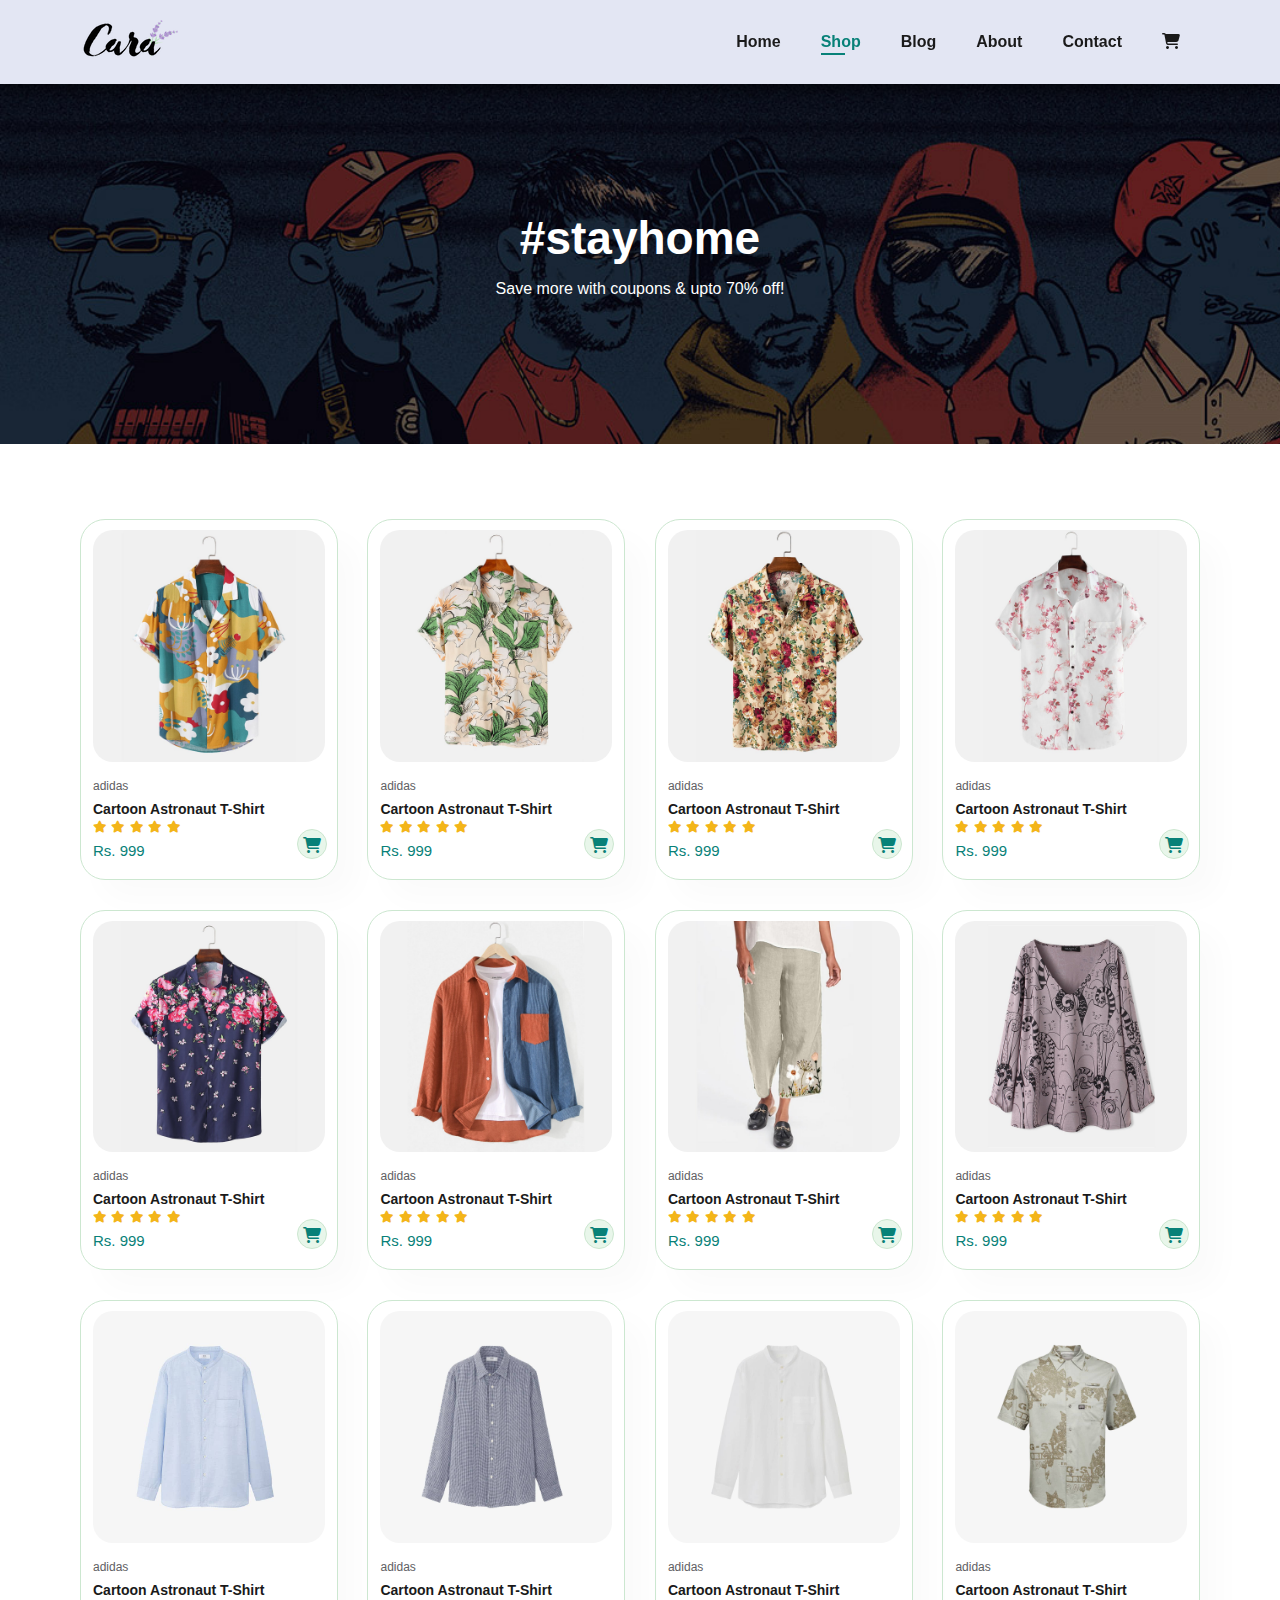
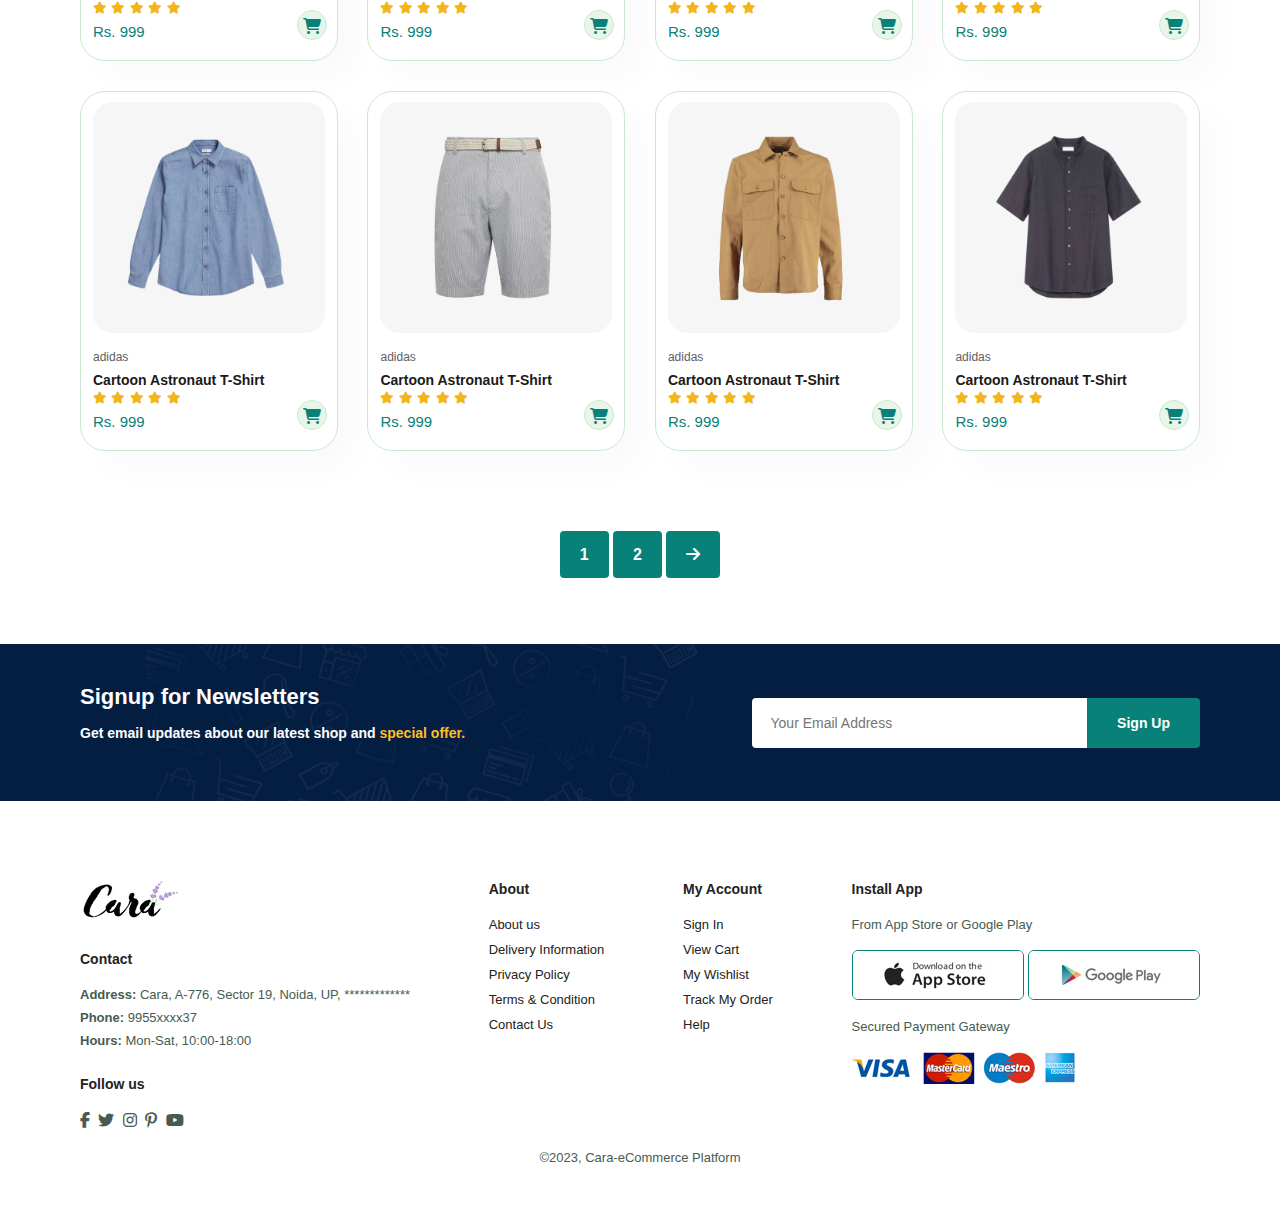
<file: shop.html>
<!DOCTYPE html>
<html lang="en">
<head>
    <meta charset="UTF-8">
    <meta name="viewport" content="width=device-width, initial-scale=1.0">
    <title>Cara Shopping Platform</title>
    <link rel="stylesheet" href="https://cdnjs.cloudflare.com/ajax/libs/font-awesome/6.4.2/css/all.min.css"/>
    <link rel="stylesheet" href="style.css">
</head>
<body>
    <!--Header Section-->
    <section id="header">
        <a href="index.html"><img src="Images/logo.png" class="logo" alt=""></a>
        <div>
            <ul id="navbar">
                <li><a href="index.html">Home</a></li>
                <li><a class="active" href="shop.html">Shop</a></li>
                <li><a href="blog.html">Blog</a></li>
                <li><a href="about.html">About</a></li>
                <li><a href="contact.html">Contact</a></li>
                <li id="lg-bag"><a href="cart.html"><i class="fa-solid fa-cart-shopping"></i></a></li>
                <a href="#" id="close"><i class="fa-solid fa-xmark"></i></a>
                
            </ul>
        </div>
        <div id="mobile">
            <a href="cart.html"><i class="fa-solid fa-cart-shopping"></i></a>
            <i id="bar" class="fas fa-outdent"></i>
        </div>
    </section>
    <!--Hero Section-->
    <section id="page-header">
        <div id="txt ">
            <h2>#stayhome</h2>
            <p>Save more with coupons & upto 70% off!</p>
        </div>
    </section>
    <!--Product-->
    <Section id="product1" class="section-p1">
        <div class="pro-container">
            <div class="pro" onclick="window.location.href='sproduct.html';">
                <img src="Images/Product/f1.jpg" alt="Pic Missing">
                <div class="des">
                    <span>adidas</span>
                    <h5>Cartoon Astronaut T-Shirt</h5>
                    <div class="star">
                        <i class="fas fa-star"></i>
                        <i class="fas fa-star"></i>
                        <i class="fas fa-star"></i>
                        <i class="fas fa-star"></i>
                        <i class="fas fa-star"></i>
                    </div>
                    <h4>Rs. 999</h4>
                </div>
                <a href="#"><i class="fa-solid fa-cart-shopping"></i></a>
            </div>
            <div class="pro">
                <img src="Images/Product/f2.jpg" alt="Pic Missing">
                <div class="des">
                    <span>adidas</span>
                    <h5>Cartoon Astronaut T-Shirt</h5>
                    <div class="star">
                        <i class="fas fa-star"></i>
                        <i class="fas fa-star"></i>
                        <i class="fas fa-star"></i>
                        <i class="fas fa-star"></i>
                        <i class="fas fa-star"></i>
                    </div>
                    <h4>Rs. 999</h4>
                </div>
                <a href="#"><i class="fa-solid fa-cart-shopping"></i></a>
            </div>
            <div class="pro">
                <img src="Images/Product/f3.jpg" alt="Pic Missing">
                <div class="des">
                    <span>adidas</span>
                    <h5>Cartoon Astronaut T-Shirt</h5>
                    <div class="star">
                        <i class="fas fa-star"></i>
                        <i class="fas fa-star"></i>
                        <i class="fas fa-star"></i>
                        <i class="fas fa-star"></i>
                        <i class="fas fa-star"></i>
                    </div>
                    <h4>Rs. 999</h4>
                </div>
                <a href="#"><i class="fa-solid fa-cart-shopping"></i></a>
            </div>
            <div class="pro">
                <img src="Images/Product/f4.jpg" alt="Pic Missing">
                <div class="des">
                    <span>adidas</span>
                    <h5>Cartoon Astronaut T-Shirt</h5>
                    <div class="star">
                        <i class="fas fa-star"></i>
                        <i class="fas fa-star"></i>
                        <i class="fas fa-star"></i>
                        <i class="fas fa-star"></i>
                        <i class="fas fa-star"></i>
                    </div>
                    <h4>Rs. 999</h4>
                </div>
                <a href="#"><i class="fa-solid fa-cart-shopping"></i></a>
            </div>
            <div class="pro">
                <img src="Images/Product/f5.jpg" alt="Pic Missing">
                <div class="des">
                    <span>adidas</span>
                    <h5>Cartoon Astronaut T-Shirt</h5>
                    <div class="star">
                        <i class="fas fa-star"></i>
                        <i class="fas fa-star"></i>
                        <i class="fas fa-star"></i>
                        <i class="fas fa-star"></i>
                        <i class="fas fa-star"></i>
                    </div>
                    <h4>Rs. 999</h4>
                </div>
                <a href="#"><i class="fa-solid fa-cart-shopping"></i></a>
            </div>
            <div class="pro">
                <img src="Images/Product/f6.jpg" alt="Pic Missing">
                <div class="des">
                    <span>adidas</span>
                    <h5>Cartoon Astronaut T-Shirt</h5>
                    <div class="star">
                        <i class="fas fa-star"></i>
                        <i class="fas fa-star"></i>
                        <i class="fas fa-star"></i>
                        <i class="fas fa-star"></i>
                        <i class="fas fa-star"></i>
                    </div>
                    <h4>Rs. 999</h4>
                </div>
                <a href="#"><i class="fa-solid fa-cart-shopping"></i></a>
            </div>
            <div class="pro">
                <img src="Images/Product/f7.jpg" alt="Pic Missing">
                <div class="des">
                    <span>adidas</span>
                    <h5>Cartoon Astronaut T-Shirt</h5>
                    <div class="star">
                        <i class="fas fa-star"></i>
                        <i class="fas fa-star"></i>
                        <i class="fas fa-star"></i>
                        <i class="fas fa-star"></i>
                        <i class="fas fa-star"></i>
                    </div>
                    <h4>Rs. 999</h4>
                </div>
                <a href="#"><i class="fa-solid fa-cart-shopping"></i></a>
            </div>
            <div class="pro">
                <img src="Images/Product/f8.jpg" alt="Pic Missing">
                <div class="des">
                    <span>adidas</span>
                    <h5>Cartoon Astronaut T-Shirt</h5>
                    <div class="star">
                        <i class="fas fa-star"></i>
                        <i class="fas fa-star"></i>
                        <i class="fas fa-star"></i>
                        <i class="fas fa-star"></i>
                        <i class="fas fa-star"></i>
                    </div>
                    <h4>Rs. 999</h4>
                </div>
                <a href="#"><i class="fa-solid fa-cart-shopping"></i></a>
            </div>     
            <div class="pro">
                <img src="Images/Product/n1.jpg" alt="Pic Missing">
                <div class="des">
                    <span>adidas</span>
                    <h5>Cartoon Astronaut T-Shirt</h5>
                    <div class="star">
                        <i class="fas fa-star"></i>
                        <i class="fas fa-star"></i>
                        <i class="fas fa-star"></i>
                        <i class="fas fa-star"></i>
                        <i class="fas fa-star"></i>
                    </div>
                    <h4>Rs. 999</h4>
                </div>
                <a href="#"><i class="fa-solid fa-cart-shopping"></i></a>
            </div>
            <div class="pro">
                <img src="Images/Product/n2.jpg" alt="Pic Missing">
                <div class="des">
                    <span>adidas</span>
                    <h5>Cartoon Astronaut T-Shirt</h5>
                    <div class="star">
                        <i class="fas fa-star"></i>
                        <i class="fas fa-star"></i>
                        <i class="fas fa-star"></i>
                        <i class="fas fa-star"></i>
                        <i class="fas fa-star"></i>
                    </div>
                    <h4>Rs. 999</h4>
                </div>
                <a href="#"><i class="fa-solid fa-cart-shopping"></i></a>
            </div>
            <div class="pro">
                <img src="Images/Product/n3.jpg" alt="Pic Missing">
                <div class="des">
                    <span>adidas</span>
                    <h5>Cartoon Astronaut T-Shirt</h5>
                    <div class="star">
                        <i class="fas fa-star"></i>
                        <i class="fas fa-star"></i>
                        <i class="fas fa-star"></i>
                        <i class="fas fa-star"></i>
                        <i class="fas fa-star"></i>
                    </div>
                    <h4>Rs. 999</h4>
                </div>
                <a href="#"><i class="fa-solid fa-cart-shopping"></i></a>
            </div>
            <div class="pro">
                <img src="Images/Product/n4.jpg" alt="Pic Missing">
                <div class="des">
                    <span>adidas</span>
                    <h5>Cartoon Astronaut T-Shirt</h5>
                    <div class="star">
                        <i class="fas fa-star"></i>
                        <i class="fas fa-star"></i>
                        <i class="fas fa-star"></i>
                        <i class="fas fa-star"></i>
                        <i class="fas fa-star"></i>
                    </div>
                    <h4>Rs. 999</h4>
                </div>
                <a href="#"><i class="fa-solid fa-cart-shopping"></i></a>
            </div>
            <div class="pro">
                <img src="Images/Product/n5.jpg" alt="Pic Missing">
                <div class="des">
                    <span>adidas</span>
                    <h5>Cartoon Astronaut T-Shirt</h5>
                    <div class="star">
                        <i class="fas fa-star"></i>
                        <i class="fas fa-star"></i>
                        <i class="fas fa-star"></i>
                        <i class="fas fa-star"></i>
                        <i class="fas fa-star"></i>
                    </div>
                    <h4>Rs. 999</h4>
                </div>
                <a href="#"><i class="fa-solid fa-cart-shopping"></i></a>
            </div>
            <div class="pro">
                <img src="Images/Product/n6.jpg" alt="Pic Missing">
                <div class="des">
                    <span>adidas</span>
                    <h5>Cartoon Astronaut T-Shirt</h5>
                    <div class="star">
                        <i class="fas fa-star"></i>
                        <i class="fas fa-star"></i>
                        <i class="fas fa-star"></i>
                        <i class="fas fa-star"></i>
                        <i class="fas fa-star"></i>
                    </div>
                    <h4>Rs. 999</h4>
                </div>
                <a href="#"><i class="fa-solid fa-cart-shopping"></i></a>
            </div>
            <div class="pro">
                <img src="Images/Product/n7.jpg" alt="Pic Missing">
                <div class="des">
                    <span>adidas</span>
                    <h5>Cartoon Astronaut T-Shirt</h5>
                    <div class="star">
                        <i class="fas fa-star"></i>
                        <i class="fas fa-star"></i>
                        <i class="fas fa-star"></i>
                        <i class="fas fa-star"></i>
                        <i class="fas fa-star"></i>
                    </div>
                    <h4>Rs. 999</h4>
                </div>
                <a href="#"><i class="fa-solid fa-cart-shopping"></i></a>
            </div>
            <div class="pro">
                <img src="Images/Product/n8.jpg" alt="Pic Missing">
                <div class="des">
                    <span>adidas</span>
                    <h5>Cartoon Astronaut T-Shirt</h5>
                    <div class="star">
                        <i class="fas fa-star"></i>
                        <i class="fas fa-star"></i>
                        <i class="fas fa-star"></i>
                        <i class="fas fa-star"></i>
                        <i class="fas fa-star"></i>
                    </div>
                    <h4>Rs. 999</h4>
                </div>
                <a href="#"><i class="fa-solid fa-cart-shopping"></i></a>
            </div>

        </div>
    </Section>
    <!-- Pageination -->
    <section id="pagination" class="section-p1">
        <a href="#">1</a>
        <a href="#">2</a>
        <a href="#"><i class="fa-solid fa-arrow-right"></i></a>
    </section>
    <!--Newsletter-->
    <section id="newsletter" class="section-p1 section-m1">
        <div class="newstext">
            <h4>Signup for Newsletters</h4>
            <p>Get email updates about our latest shop and <span>special offer.</span></p>
        </div>
        <div class="form">
            <input type="text" placeholder="Your Email Address">
            <button class="normal">Sign Up</button>
        </div>
    </section>
    <!--Footer-->
    <footer class="section-p1">
        <div class="col">
            <img class="logo" src="Images/logo.png" alt="">
            <h4>Contact</h4>
            <p><strong>Address:</strong> Cara, A-776, Sector 19, Noida, UP, *************</p>
            <p><strong>Phone:</strong> 9955xxxx37</p>
            <p><strong>Hours:</strong> Mon-Sat, 10:00-18:00</p>
            <div class="follow">
                <h4>Follow us</h4>
                <div class="icon">
                    <i class="fab fa-facebook-f"></i>
                    <i class="fab fa-twitter"></i>
                    <i class="fab fa-instagram"></i>
                    <i class="fab fa-pinterest-p"></i>
                    <i class="fab fa-youtube"></i>
                </div>
            </div>
        </div>
        <div class="col">
            <h4>About</h4>
            <a href="#">About us</a>
            <a href="#">Delivery Information</a>
            <a href="#">Privacy Policy</a>
            <a href="#">Terms & Condition</a>
            <a href="#">Contact Us</a>
        </div>
        <div class="col">
            <h4>My Account</h4>
            <a href="#">Sign In</a>
            <a href="#">View Cart</a>
            <a href="#">My Wishlist</a>
            <a href="#">Track My Order</a>
            <a href="#">Help</a>
        </div>
        <div class="col install">
            <h4>Install App</h4>
            <p>From App Store or Google Play</p>
            <div class="row">
                <img src="Images/Pay/app.jpg">
                <img src="Images/Pay/play.jpg">
            </div>
            <p>Secured Payment Gateway</p>
            <img src="Images/Pay/pay.png">
        </div>
        <div class="copyright">
            <p>©2023, Cara-eCommerce Platform</p>
        </div>
    </footer>
    <script src="script.js"></script>
</body>
</html>
</file>
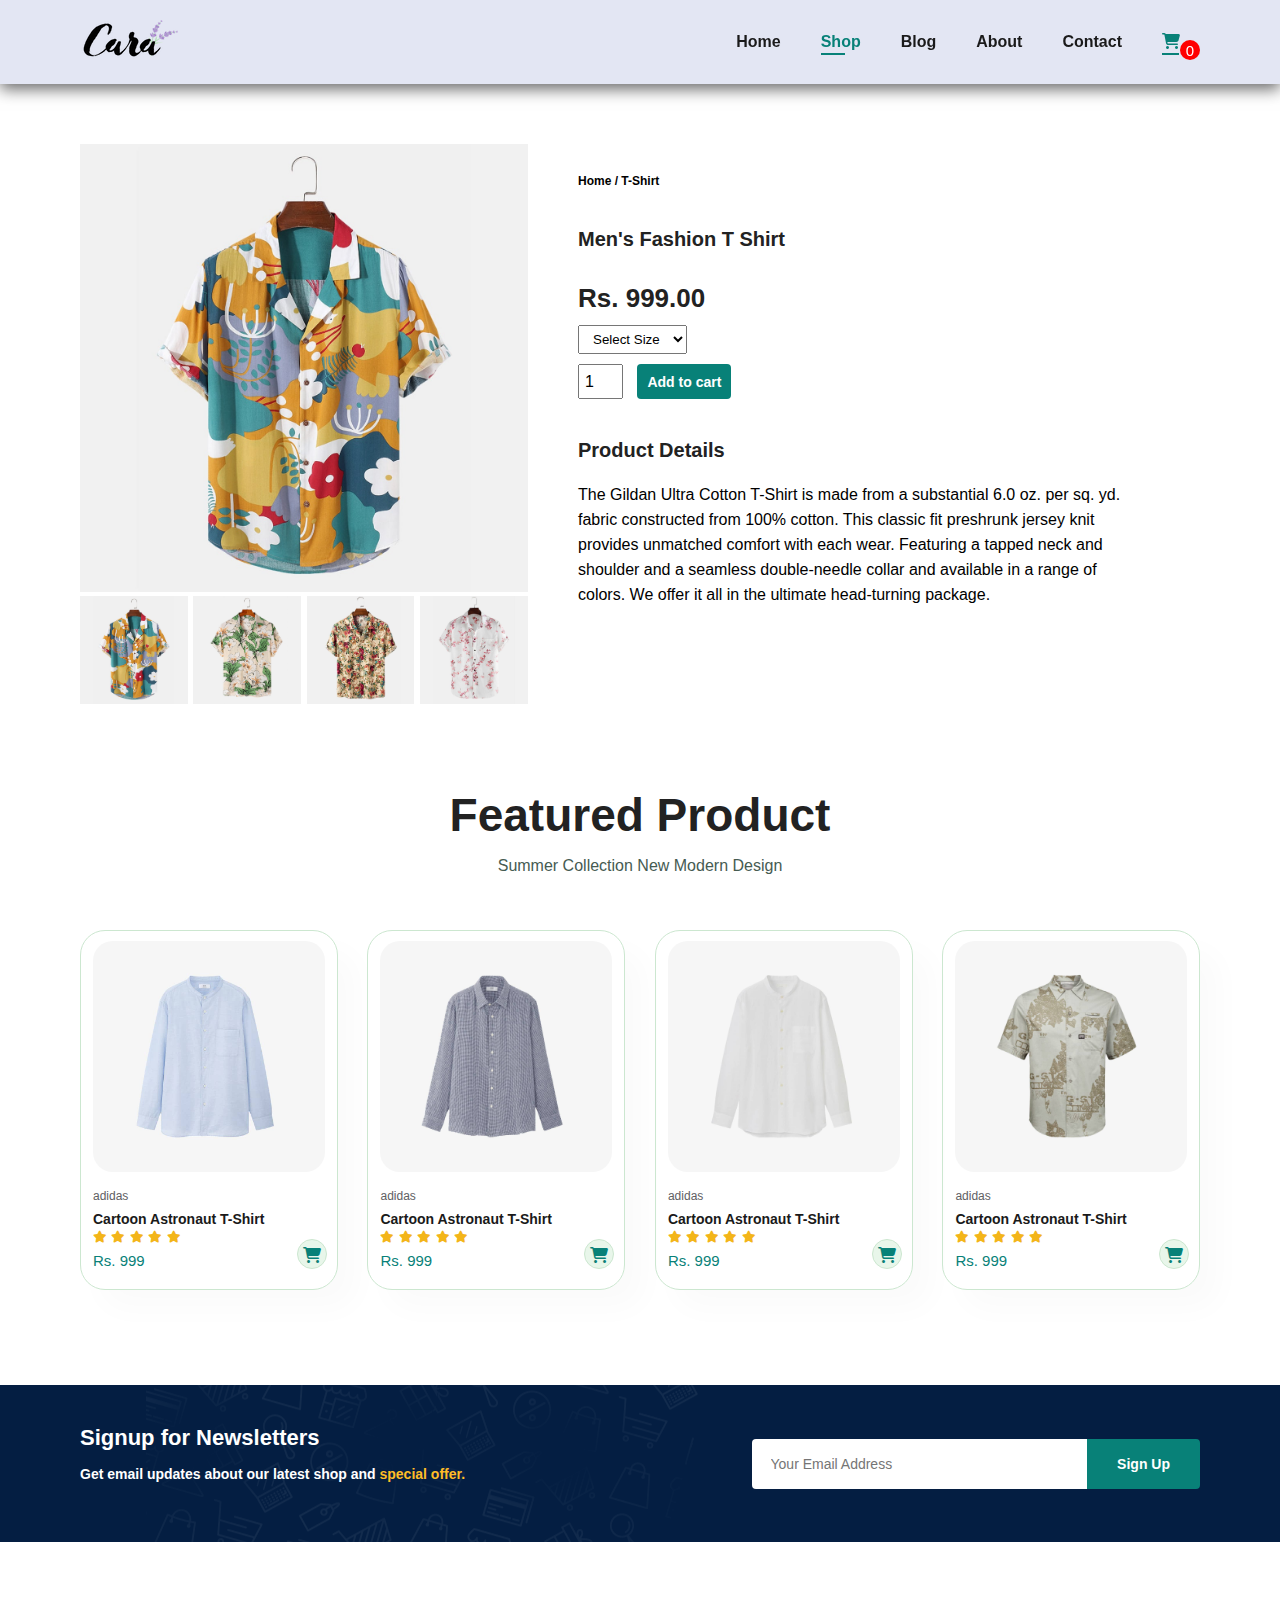
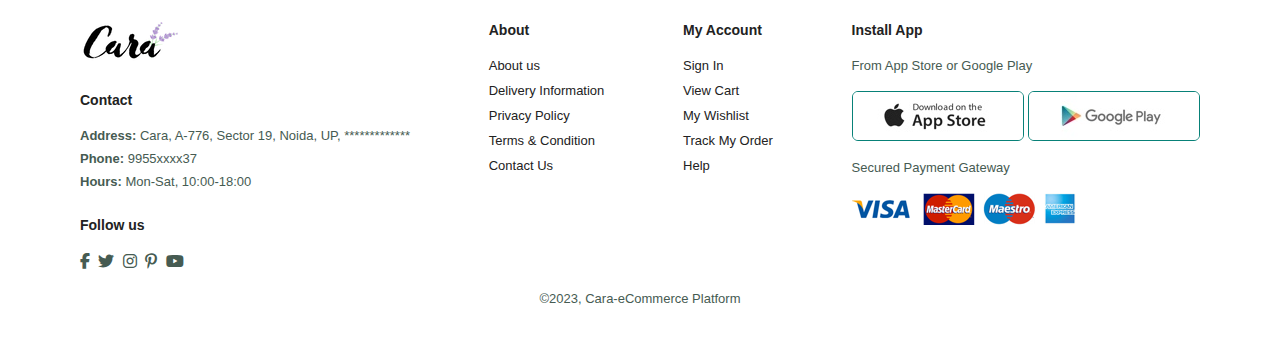
<file: sproduct.html>
<!DOCTYPE html>
<html lang="en">
<head>
    <meta charset="UTF-8">
    <meta name="viewport" content="width=device-width, initial-scale=1.0">
    <title>Cara Shopping Platform</title>
    <link rel="stylesheet" href="https://cdnjs.cloudflare.com/ajax/libs/font-awesome/6.4.2/css/all.min.css"/>
    <link rel="stylesheet" href="style.css">
</head>
<body>
    <!--Header Section-->
    <section id="header">
        <a href="index.html"><img src="Images/logo.png" class="logo" alt=""></a>
        <div>
            <ul id="navbar">
                <li><a href="index.html">Home</a></li>
                <li><a class="active" href="shop.html">Shop</a></li>
                <li><a href="blog.html">Blog</a></li>
                <li><a href="about.html">About</a></li>
                <li><a href="contact.html">Contact</a></li>
                <div>
                    <li id="lg-bag"><a class="active" href="cart.html"><i class="fa-solid fa-cart-shopping"></i></a></li>
                    <span>0</span>
                </div>
                <a href="#" id="close"><i class="fa-solid fa-xmark"></i></a>
                
            </ul>
        </div>
        <div id="mobile">
            <a href="cart.html"><i class="fa-solid fa-cart-shopping"></i></a>
            <i id="bar" class="fas fa-outdent"></i>
        </div>
    </section>
    <!-- Product Details -->
    <section id="prodetails" class="section-p1">
        <div class="single-pro-image">
            <img src="Images/Product/f1.jpg" width=100% id="MainImg" alt="">
            <div class="small-img-group">
                <div class="small-img-col">
                    <img src="Images/Product/f1.jpg" width="100%" class="small-img" alt="">
                </div>
                <div class="small-img-col">
                    <img src="Images/Product/f2.jpg" width="100%" class="small-img" alt="">
                </div>
                <div class="small-img-col">
                    <img src="Images/Product/f3.jpg" width="100%" class="small-img" alt="">
                </div>
                <div class="small-img-col">
                    <img src="Images/Product/f4.jpg" width="100%" class="small-img" alt="">
                </div>
            </div>
        </div>
        <div class="single-pro-details">
            <h6>Home / T-Shirt</h6>
            <h4>Men's Fashion T Shirt</h4>
            <h2>Rs. 999.00</h2>
            <select>
                <option>Select Size</option>
                <option>XXL</option>
                <option>XL</option>
                <option>Large</option>
                <option>Medium</option>
                <option>Small</option>
            </select>
            <input type="number" value="1">
            <button class="normal">Add to cart</button>
            <h4>Product Details</h4>
            <span>The Gildan Ultra Cotton T-Shirt is made from a substantial 6.0 oz. per sq. yd. fabric constructed from 100% cotton. This classic fit preshrunk jersey knit provides unmatched comfort with each wear. Featuring a tapped neck and shoulder and a seamless double-needle collar and available in a range of colors. We offer it all in the ultimate head-turning package.</span>
        </div>
    </section>
    <!-- Feature Product -->

    <Section id="product1" class="section-p1">
        <h2>Featured Product</h2>
        <p>Summer Collection New Modern Design</p>
        <div class="pro-container">
            <div class="pro">
                <img src="Images/Product/n1.jpg" alt="Pic Missing">
                <div class="des">
                    <span>adidas</span>
                    <h5>Cartoon Astronaut T-Shirt</h5>
                    <div class="star">
                        <i class="fas fa-star"></i>
                        <i class="fas fa-star"></i>
                        <i class="fas fa-star"></i>
                        <i class="fas fa-star"></i>
                        <i class="fas fa-star"></i>
                    </div>
                    <h4>Rs. 999</h4>
                </div>
                <a href="#"><i class="fa-solid fa-cart-shopping"></i></a>
            </div>
            <div class="pro">
                <img src="Images/Product/n2.jpg" alt="Pic Missing">
                <div class="des">
                    <span>adidas</span>
                    <h5>Cartoon Astronaut T-Shirt</h5>
                    <div class="star">
                        <i class="fas fa-star"></i>
                        <i class="fas fa-star"></i>
                        <i class="fas fa-star"></i>
                        <i class="fas fa-star"></i>
                        <i class="fas fa-star"></i>
                    </div>
                    <h4>Rs. 999</h4>
                </div>
                <a href="#"><i class="fa-solid fa-cart-shopping"></i></a>
            </div>
            <div class="pro">
                <img src="Images/Product/n3.jpg" alt="Pic Missing">
                <div class="des">
                    <span>adidas</span>
                    <h5>Cartoon Astronaut T-Shirt</h5>
                    <div class="star">
                        <i class="fas fa-star"></i>
                        <i class="fas fa-star"></i>
                        <i class="fas fa-star"></i>
                        <i class="fas fa-star"></i>
                        <i class="fas fa-star"></i>
                    </div>
                    <h4>Rs. 999</h4>
                </div>
                <a href="#"><i class="fa-solid fa-cart-shopping"></i></a>
            </div>
            <div class="pro">
                <img src="Images/Product/n4.jpg" alt="Pic Missing">
                <div class="des">
                    <span>adidas</span>
                    <h5>Cartoon Astronaut T-Shirt</h5>
                    <div class="star">
                        <i class="fas fa-star"></i>
                        <i class="fas fa-star"></i>
                        <i class="fas fa-star"></i>
                        <i class="fas fa-star"></i>
                        <i class="fas fa-star"></i>
                    </div>
                    <h4>Rs. 999</h4>
                </div>
                <a href="#"><i class="fa-solid fa-cart-shopping"></i></a>
            </div>
            

        </div>
    </Section>

    <!--Newsletter-->
    <section id="newsletter" class="section-p1 section-m1">
        <div class="newstext">
            <h4>Signup for Newsletters</h4>
            <p>Get email updates about our latest shop and <span>special offer.</span></p>
        </div>
        <div class="form">
            <input type="text" placeholder="Your Email Address">
            <button class="normal">Sign Up</button>
        </div>
    </section>
    <!--Footer-->
    <footer class="section-p1">
        <div class="col">
            <img class="logo" src="Images/logo.png" alt="">
            <h4>Contact</h4>
            <p><strong>Address:</strong> Cara, A-776, Sector 19, Noida, UP, *************</p>
            <p><strong>Phone:</strong> 9955xxxx37</p>
            <p><strong>Hours:</strong> Mon-Sat, 10:00-18:00</p>
            <div class="follow">
                <h4>Follow us</h4>
                <div class="icon">
                    <i class="fab fa-facebook-f"></i>
                    <i class="fab fa-twitter"></i>
                    <i class="fab fa-instagram"></i>
                    <i class="fab fa-pinterest-p"></i>
                    <i class="fab fa-youtube"></i>
                </div>
            </div>
        </div>
        <div class="col">
            <h4>About</h4>
            <a href="#">About us</a>
            <a href="#">Delivery Information</a>
            <a href="#">Privacy Policy</a>
            <a href="#">Terms & Condition</a>
            <a href="#">Contact Us</a>
        </div>
        <div class="col">
            <h4>My Account</h4>
            <a href="#">Sign In</a>
            <a href="#">View Cart</a>
            <a href="#">My Wishlist</a>
            <a href="#">Track My Order</a>
            <a href="#">Help</a>
        </div>
        <div class="col install">
            <h4>Install App</h4>
            <p>From App Store or Google Play</p>
            <div class="row">
                <img src="Images/Pay/app.jpg">
                <img src="Images/Pay/play.jpg">
            </div>
            <p>Secured Payment Gateway</p>
            <img src="Images/Pay/pay.png">
        </div>
        <div class="copyright">
            <p>©2023, Cara-eCommerce Platform</p>
        </div>
    </footer>
    <script>
        var MainImg = document.getElementById("MainImg");
        var smallimg = document.getElementsByClassName("small-img");

        smallimg[0].onclick=function(){
            MainImg.src = smallimg[0].src;
        }
        smallimg[1].onclick=function(){
            MainImg.src = smallimg[1].src;
        }
        smallimg[2].onclick=function(){
            MainImg.src = smallimg[2].src;
        }
        smallimg[3].onclick=function(){
            MainImg.src = smallimg[3].src;
        }
    </script>
    <script src="script.js"></script>
</body>
</html>
</file>
<file: style.css>
@import url('https://fonts.googleapis.com/css2?family=League+Spartan:wght@600&display=swap');
*{
    margin: 0;
    padding: 0;
    box-sizing: border-box;
    font-family: 'Spartan', sans-serif;
}
h1{
    font-size: 50px;
    line-height: 64px;
    color: #222;
}

h2{
    font-size: 46px;
    line-height: 54px;
    color: #222;
}

h4{
    font-size: 20px;
    color: #222;
}

h6{
    font-size: 12px;
    font-weight: 700;
}

p{
    font-size: 16px;
    color: #465b52;
    margin: 15px 0 20px 0 ;
}
.section-p1{
    padding: 40px 80px;
}

.section-m1{
    margin: 40px 0;
}
button.normal{
    font-size: 14px;
    font-weight: 600;
    padding: 15px 30px;
    color: #000;
    background-color: #fff;
    border-radius: 4px;
    cursor: pointer;
    border: none;
    outline: none;
    transition: 0.2s;
}
button.white{
    font-size: 13px;
    font-weight: 600;
    padding: 11px 18px;
    color: #fff;
    background-color: transparent;
    cursor: pointer;
    border: 1px solid #fff;
    outline: none;
    transition: 0.2s;
}
body{
    width: 100%;
}

/*Header Start*/
#header{
    display:flex;
    align-items: center;
    justify-content: space-between;
    padding: 20px 80px; 
    background: #E3E6F3;
    box-shadow: 0 5px 15px rgba(0, 0, 0, 0.6);
    z-index: 999;
    position: sticky;
    top: 0;
    left: 0;
}

#navbar{
    display: flex;
    align-items: center;
    justify-content: center;
}

#navbar li{
    list-style: none;
    padding: 0 20px;
    position: relative;
}

#navbar li a{
    text-decoration: none;
    font-size: 16px;
    font-weight: 600;
    color: #1a1a1a;
    transition: 0.3s ease;
}

#navbar li a:hover,
#navbar li a.active{
    color: #088178;
}

#navbar li a.active::after,
#navbar li a:hover::after{
    content: "";
    width: 30%;
    height: 2px;
    background: #088178;
    position: absolute;
    bottom: -4px;
    left: 20px;
}
#mobile{
    display: none;
    align-items: center;
}
#close{
    display: none;
}
/* --update-- */
#navbar div{
    position: relative;
}
#navbar span{
    display: flex;
    width: 20px;
    height: 20px;
    font-size: 15px;
    background-color: red;
    justify-content: center;
    align-items: center;
    color: white;
    border-radius: 50%;
    position: absolute;
    top: 40%;
    right: 0px;
    z-index: 9;
    margin-left: -10px;
}
/*Home Page*/

#hero{
    background-image: url("Images/hero4.png");
    height: 90vh;
    width: 100%;
    background-size: cover;
    background-position: top 25% right 0;
    padding: 0 80px;
    display: flex;
    flex-direction: column;
    align-items: flex-start;
    justify-content: center;
}

#hero h4{
    padding-bottom: 15px;
}

#hero h1{
    color: #088178;
}

#hero button{
    background-image: url("Images/button.png");
    background-color: transparent;
    color: #088178;
    border: 0;
    padding: 14px 80px 14px 60px;
}

/*Features Action*/
#feature{
    display: flex;
    align-items: center;
    justify-content: space-between;
    flex-wrap: wrap;
}
#feature .fe-box{
    width: 180px;
    text-align: center;
    padding: 25px 15px;
    box-shadow: 20px 20px 34px rgba(0, 0, 0, 0.3);
    border: 1px solid #cce7d0;
    border-radius: 4px;
    margin: 15px 0;
}

#feature .fe-box:hover{
    box-shadow: 10px 10px 54px rgba(70, 62, 221, 0.1);
}

#feature .fe-box img{
    width: 100%;
    margin-bottom: 10px;
}

#feature .fe-box h6{
    display: inline-block;
    padding: 9px 8px 6px 8px;
    line-height: 1;
    border-radius: 4px;
    color: #088178;
    background-color: #d1e8f2;
}

#feature .fe-box:nth-child(2) h6{
    background-color: #fddde4;
}
#feature .fe-box:nth-child(3) h6{
    background-color: #cdebbc;
}
#feature .fe-box:nth-child(4) h6{
    background-color: #cdd4f8;
}
#feature .fe-box:nth-child(5) h6{
    background-color: #f6dbf6;
}
#feature .fe-box:nth-child(6) h6{
    background-color: #fff2e5;
}

/*Features Product*/

#product1{
    text-align: center;
}
#product1 .pro-container{
    display: flex;
    justify-content: space-between;
    padding-top: 20px;
    flex-wrap: wrap;
}
#product1 .pro{
    width: 23%;
    min-width: 250px;
    padding: 10px 12px;
    border: 1px solid #cce7d0;
    border-radius: 25px;
    cursor: pointer;
    box-shadow: 20px 20px 30px rgba(0, 0, 0, 0.02);
    margin: 15px 0;
    transition: 0.2s ease;
    position: relative;

}
#product1 .pro:hover{
    box-shadow: 20px 20px 30px rgba(0, 0, 0, 0.06);
}
#product1 .pro img{
    width: 100%;
    border-radius: 20px;
}
#product1 .pro .des{
    text-align: start;
    padding: 10px 0;
}
#product1 .pro .des span{
    color: #606063;
    font-size: 12px;
}
#product1 .pro .des h5{
    padding-top: 7px;
    color: #1a1a1a;
    font-size: 14px;
}
#product1 .pro .des i{
    font-size: 12px;
    color: rgb(243, 181, 25);
}
#product1 .pro .des h4{
    padding-top: 7px;
    font-size: 15px;
    font-weight: 500;
    color: #088178;
}
#product1 .pro .fa-solid{
    width: 30px;
    height: 30px;
    color: #088178;
    border: 1px solid #cce7d0;
    border-radius: 50px;
    background-color: #e8f6ea;
    padding: 7px 5px;
    position: absolute;
    bottom: 20px;
    right: 10px;
}

/*
width: 40px;
    height: 40px;
    line-height: 40px;
    border-radius: 50px;
    background-color: #e8f6ea;
    font-weight: 500;
    color: #088178;
    border: 1px solid #cce7d0;
*/

#banner{
    display: flex;
    flex-direction: column;
    justify-content: center;
    align-items: center;
    text-align: center;
    background-image: url(Images/Banner/b2.jpg);
    width: 100%;
    height: 40vh;
    background-size: cover;
    background-position: center;
}
#banner h4{
    color: #fff;
    font-size: 30px;
}
#banner h2{
    color: #fff;
    font-size: 30px;
    padding: 10px 0;
}
#banner h2 span{
    color: #ef3636;
}
#banner button:hover{
    background: #088178;
    color: #fff;
}
#sm-banner{
    display: flex;
    justify-content: space-between;
    flex-wrap: wrap;
}
#sm-banner .banner-box{
    display: flex;
    flex-direction: column;
    justify-content: center;
    align-items: flex-start;
    background-image: url(Images/Banner/b17.jpg);
    min-width: 650px;
    height: 50vh;
    background-size: cover;
    background-position: center;
    padding: 30px;
}
#sm-banner .banner-box2{
    background-image: url(Images/Banner/b10.jpg);
}
#sm-banner h4{
    color: #fff;
    font-size: 20px;
    font-weight: 300;
}
#sm-banner h2{
    color: #fff;
    font-size: 28px;
    font-weight: 800;
}
#sm-banner span{
    color: #fff;
    font-size: 14px;
    font-weight: 500;
    padding-bottom: 15px;
}
#sm-banner .banner-box:hover button{
    background: #088178;
    border: 1px solid #088178;
}
#banner3{
    display: flex;
    justify-content: space-between;
    flex-wrap: wrap;
    padding: 0 80px;
}
#banner3 .banner-box{
    display: flex;
    flex-direction: column;
    justify-content: center;
    align-items: flex-start;
    background-image: url(Images/Banner/b7.jpg);
    min-width: 30%;
    height: 30vh;
    background-size: cover;
    background-position: center;
    padding: 20px;
    margin-bottom: 20px;
}
#banner3 .banner-box3{
    background-image: url(Images/Banner/b4.jpg);
}
#banner3 .banner-box4{
    background-image: url(Images/Banner/b18.jpg);
}
#banner3 h2{
    color: #fff;
    font-weight: 900;
    font-size: 22px;
}
#banner3 h3{
    color: #ec544e;
    font-weight: 800;
    font-size: 15px;
}
#newsletter{
    display: flex;
    justify-content: space-between;
    flex-wrap: wrap;
    align-items: center;
    background-image: url(Images/Banner/b14.png);
    background-repeat: no-repeat;
    background-position: 20% 30%;
    background-color: #041e42;
}
#newsletter h4{
    font-size: 22px;
    font-weight: 700;
    color: #fff;
}
#newsletter p{
    font-size: 14px;
    font-weight: 600;
    color: #fff;
}
#newsletter span{
    color: #ffbd27;
}
#newsletter .form{
    display: flex;
    width: 40%;
}
#newsletter input{
    height: 3.125rem;
    padding: 0 1.25em;
    font-size: 14px;
    width: 100%;
    border: 1px solid transparent;
    border-radius: 4px;
    outline: none;
    border-top-right-radius: 0;
    border-bottom-right-radius: 0;
    min-width: 250px;
}
#newsletter button{
    background-color: #088178;
    color: #fff;
    white-space: nowrap;
    border-top-left-radius: 0;
    border-bottom-left-radius: 0;
}
footer{
    display: flex;
    flex-wrap: wrap;
    justify-content: space-between;
}
footer .col{
    display: flex;
    flex-direction: column;
    align-items: flex-start;
    margin-bottom: 20px;
}
footer .logo{
    margin-bottom: 30px;
}
footer h4{
    font-size: 14px;
    padding-bottom: 20px;
}
footer p{
    font-size: 13px;
    margin: 0 0 8px 0;
}
footer a{
    font-size: 13px;
    text-decoration: none;
    color: #222;
    margin-bottom: 10px;
}
footer .follow{
    margin-top: 20px;
}
footer .follow i{
    color: #465b52;
    padding-right: 4px;
    cursor: pointer;
}
footer .install .row img{
    border: 1px solid #088178;
    border-radius: 6px;
}
footer .install img{
    margin: 10px 0 15px 0;
}
footer .follow i:hover, 
footer a:hover{
    color: #088178;
}
footer .copyright{
    width: 100%;
    text-align: center;
}

/*---------------Shop Page--------------*/
#page-header{
    background-image: url(Images/Banner/b1.jpg);
    width: 100%;
    height: 40vh;
    background-size: cover;
    display:flex;
    justify-content: center;
    text-align: center;
    flex-direction: column;
    padding: 14px;
}

#page-header h2,
#page-header p{
    color: #fff;
}

#pagination{
    text-align: center;
}

#pagination a{
    text-decoration: none;
    background-color: #088178;
    padding: 15px 20px;
    border-radius: 4px;
    color: #fff;
    font-weight: 600;
}
#pagination a i{
    font-size: 16px;
    font-weight: 600;
}

/* ---------Product Details----------- */
#prodetails{
    display: flex;
    margin-top: 20px;
}

#prodetails .single-pro-image{
    width:40%;
    margin-right: 50px;
}

#prodetails .small-img-group{
    display: flex;
    justify-content: space-between;
}
.small-img-col{
    flex-basis: 24%;
    cursor: pointer;
}
#prodetails .single-pro-details{
    width: 50%;
    padding-top: 30px;
}
#prodetails .single-pro-details h4{
    padding: 40px 0 20px 0;
}
#prodetails .single-pro-details h2{
    font-size: 26px;
}
#prodetails .single-pro-details select{
    display: block;
    padding: 5px 10px;
    margin-bottom: 10px;
}
#prodetails .single-pro-details input{
    width: 45px;
    height: 35px;
    padding-left: 5px;
    font-size: 16px;
    margin-right: 10px;
}
#prodetails .single-pro-details input:focus{
    outline: none;
}

#prodetails .single-pro-details button{
    background: #088178;
    color: #fff;
    height: 35px;
    padding: 0 10px;
}

#prodetails .single-pro-details span{
    line-height: 25px;
}


/* -------Blog Page---------- */

#page-header.blog-header{
    background-image:url(Images/Banner/b19.jpg);   
}
#blog{
    padding: 150px 150px 0 150px;
}

#blog .blog-box{
    display: flex;
    align-items: center;
    width: 100%;
    position: relative;
    padding-bottom: 90px;
}
#blog .blog-img{
    width: 50%;
    margin-right: 40px;
}
#blog img{
    width: 100%;
    height: 300px;
    object-fit: cover;
}
#blog .blog-details{
    width: 50%;
}
#blog .blog-details a{
    text-decoration: none;
    font-size: 11px;
    color: #000;
    font-weight: 700;
    position: relative;
    transition: 0.3s;
}
#blog .blog-details a::after{
    content: "";
    width: 50px;
    height: 1px;
    background-color: #000;
    position: absolute;
    top: 4px;
    right: -60px;
}
#blog .blog-details a:hover{
    color: #088178;
}
#blog .blog-details a:hover::after{
    background-color: #088178;
}
#blog .blog-box h1{
    position: absolute;
    top: -42px;
    left: 0;
    font-size: 70px;
    color: #c9cbce;
    z-index: -9;
}

/* ------About Page------ */

#page-header.about-header{
    background-image: url(Images/About/banner.png);
}
#about-head{
    display: flex;
    align-items: center;
}
#about-head img{
    width: 50%;
    height: auto;
}
#about-head div{
    padding-left: 40px;
}

/* --------------About Page------------ */


#about-app{
    text-align: center;
}

#about-app .video{
    width: 70%;
    height: 100%;
    margin: 30px auto 0 auto;
}
#about-app .video video{
    width: 100%;
    height: 100%;
    border-radius: 20px;
}

/* --------------Contact Us-------------- */

#contact-details{
    display: flex;
    align-items: center;
    justify-content: space-between;
}

#contact-details .details{
    width: 40%;
}
#contact-details .details span,
#form-details form span{
    font-size: 12px;
}

#contact-details .details h2,
#form-details form h2{
    font-size: 26px;
    line-height: 35px;
    padding: 20px 0;
}
#contact-details .details h3{
    font-size: 16px;
    padding-bottom: 15px;
}
#contact-details .details li{
    list-style: none;
    display: flex;
    padding: 10px 0;

}
#contact-details .details li i{
    font-size: 14px;
    padding-right: 22px;
}
#contact-details .details li p{
    margin: 0px;
    font-size: 14px;
}
#contact-details .map{
    width: 55%;
    height: 400px;
}
#contact-details .map iframe{
    width: 100%;
    height: 100%;
}
#form-details{
    display: flex;
    justify-content: space-between;
    margin: 30px;
    padding: 80px;
    border: 1px solid #e1e1e1;
}
#form-details form{
    width: 65%;
    display: flex;
    flex-direction: column;
    align-items: flex-start;
}
#form-details form input,
#form-details form textarea{
    width: 100%;
    padding: 12px 15px;
    outline: none;
    margin-bottom: 20px;
    border: 1px solid #e1e1e1;
}
#form-details form textarea{
    height: 100px;
}
#form-details form button{
    background-color: #088178;
    color: #fff;
}
#form-details .people div{
    padding-bottom: 25px;
    display: flex;
    align-items: flex-start;
}
#form-details .people div img{
    width: 65px;
    height: 65px;
    object-fit: cover;
    margin-right: 15px;
}
#form-details .people div p span{
    display: block;
    font-size: 16px;
    font-weight: 600;
    color: #000;
}

/* -----Cart Page------ */

#cart{
    overflow-x: auto;
}

#cart table{
    width: 100%;
    border-collapse: collapse;
    table-layout: fixed;
    white-space: nowrap;
}
#cart table img{
    width: 70px;
}
#cart table td:nth-child(1){
    width: 100px;
    text-align: center; 
}
#cart table td:nth-child(1) i{
    color: #041e42;
}
#cart table td:nth-child(2){
    width: 150px;
    text-align: center;
}
#cart table td:nth-child(3){
    width: 250px;
    text-align: center;
}
#cart table td:nth-child(4),
#cart table td:nth-child(5),
#cart table td:nth-child(6){
    width: 150px;
    text-align: center;
}
#cart table td:nth-child(5) input{
    width: 70px;
    padding: 10px 5px 10px 15px;
}
#cart table thead{
    border: 1px solid #e2e9e1;
    border-left: none;
    border-right: none;
}
#cart table thead td{
    font-weight: 700;
    text-transform: uppercase;
    font-size: 13px;
    padding: 18px 0;
}
#cart table tbody tr td{
    padding: 15px;
}
#cart table tbody td{
    font-size: 13px;
}
/* ---------Cart---------- */
#cart-add{
    display: flex;
    flex-wrap: wrap;
    justify-content: space-between;
}
#coupon{
    width: 50%;
    margin-bottom: 30px;
}
#coupon h3,
#subtotal h3{
    padding-bottom: 15px;
}
#coupon input{
    padding: 10px 20px;
    outline: none;
    width: 60%;
    margin-right: 10px;
    border: 1px solid #e2e9e1;
}
#coupon button,
#subtotal button{
    background-color: #088178;
    color: #fff;
    padding: 12px 20px;
}
#subtotal{
    width: 50%;
    margin-bottom: 30px;
    border: 1px solid #e2e9e1;
    padding: 30px;
}
#subtotal table{
    border-collapse: collapse;
    width: 100%;
    margin-bottom: 20px;
}
#subtotal table td{
    width: 50%;
    border: 1px solid #e2e9e1;
    padding: 10px;
    font-size: 13px;
}







/*---------------Media Query------------ */


/*     i-Pad      */

@media(max-width:799px){
    .section-p1 {
        padding: 40px 40px;
    }
    #navbar {
        display: flex;
        flex-direction: column;
        align-items: flex-start;
        justify-content: flex-start;
        position: fixed;
        top: 0;
        right: -300px;
        height: 100vh;
        width: 300px;
        background-color: #E3E6F3;
        box-shadow: 0 40px 60px rgba(0, 0, 0, 0.01);
        padding: 80px 0 0 10px;
        transition: 0.3s;
    }
    #navbar.active{
        right: 0px;
    }
    #navbar li{
        margin-bottom: 25px;
    }
    #mobile{
        display: flex;
        align-items: center;
    }
    #mobile i{
        color: #1a1a1a;
        font-size: 24px;
        padding-left: 20px;
    }
    #close{
        position: absolute;
        top: 20px;
        left: 20px;
        color: #222;
        font-size: 24px;
        display: initial;
    }
    #lg-bag{
        display: none;
    }
    #hero {
        height: 90vh;
        padding: 0 80px;
        background-position: top 30% right 30%;
        
    }
    #txt{
       margin-bottom: 40%;
       
    }
    #feature {
        justify-content: space-between;
    }
    #feature .fe-box {
        margin: 15px 15px;
    }
    #product1 .pro-container {
        justify-content: center;
    }
    #product1 .pro {
        margin: 15px;
    }
    #banner {
        height: 20vh;
    }
    #sm-banner .banner-box {
        min-width: 100%;
        height: 30vh;
    }
    #banner3 {
        padding: 0 40px;
    }
    #banner3 .banner-box {
        width: 28%;
    }
     #newsletter {
        height: 25vh;
        display: flex;
        flex-direction: column;
        align-items: flex-start;
        
    }
    /* ----Contact Page----- */
    #form-details {
        padding: 40px;
    }
    #form-details form {
        width: 50%;
    }
    /* ---Cart Page---- */
    
}

                    /*        Mobile        */
@media (max-width: 477px) {
    .section-p1 {
        padding: 20px;
    }
    #header {
        padding: 10px 30px;
    }
    #hero {
        padding: 0 20px;
        background-position: 65%;
    }
    h2 {
        font-size: 32px;
    }
    h1 {
        font-size: 38px;
    }
    #feature {
        justify-content: space-between;
    }
    #feature .fe-box {
        width: 155px;
        margin: 0 0 15px 0;
        padding: 10px 0;
    }
    #product1 .pro {
        width: 100%;
    }
    #banner {
        height: 30vh;
    }
    #sm-banner .banner-box2 {
        margin-top: 20px;
    }
    #banner3 {
        padding: 0 20px;
    }
    #banner3 .banner-box {
        width: 100%;
    }
    #newsletter {
        height: 20vh;
    }
    #section-p1 .footer2{
        display: block;
        border: #000;
    }

    /*-------Single Product-------*/
    #prodetails {
        display: flex;
        flex-direction: column;
    }
    #prodetails .single-pro-image {
        width: 100%;
        margin-right: 0px;
    }
    #prodetails .single-pro-details {
        width: 100%;
    }

    /* ---------Blog Page-------- */
    
    #blog {
        padding: 100px 20px 0 20px;
    }

    #blog .blog-box{
        display: flex;
        flex-direction: column;
        align-items: flex-start;
    }
    #blog .blog-img {
        width: 100%;
        margin-right: 0px;
        margin-bottom: 30px;
    }
    #blog .blog-details {
        width: 100%;
    }
    
    /* ------About Page-------- */
    #page-header {
        height: 20vh;
    }
    #about-head {
        flex-direction: column;
    }
    #about-head img {
        width: 100%;
        margin-bottom: 20px;
    }
    #about-head div {
        padding-left: 0px;
    }
    #about-app .video {
        width: 100%;
    }
    /* ----Contact Page----- */
    
    #contact-details {
        flex-direction: column;
    }
    #contact-details .details {
        width: 100%;
        margin-bottom: 30px;
    }
    #contact-details .map {
        width: 100%;
    }
    #form-details {
        margin: 10px;
        padding: 30px 10px;
        flex-wrap: wrap;
    }
    #form-details form {
        width: 100%;
        margin-bottom: 30px;
    }
    /* ---cart page--- */
    #cart-add {
        flex-direction: column;
    }
    #coupon {
        width: 100%;
    }
    #subtotal{
        width: 100%;
        padding: 20px;
    }
}
</file>
